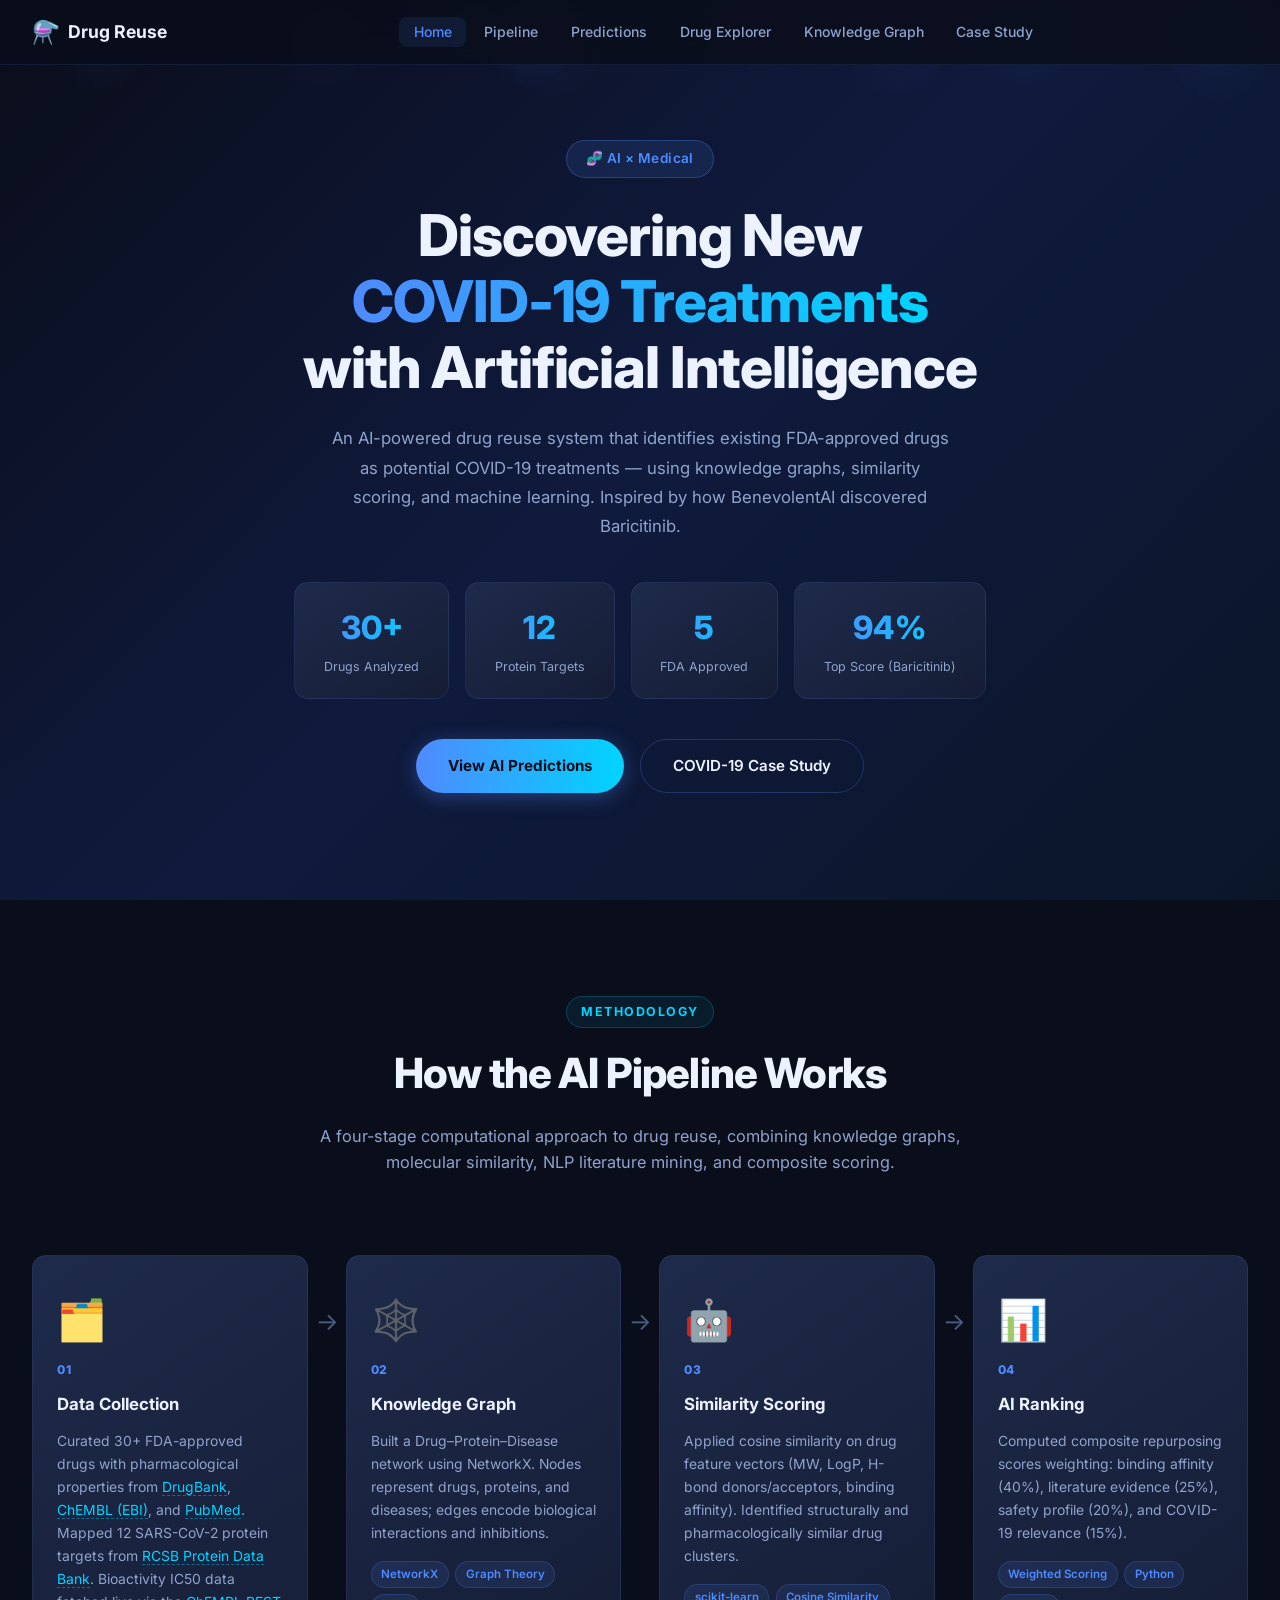
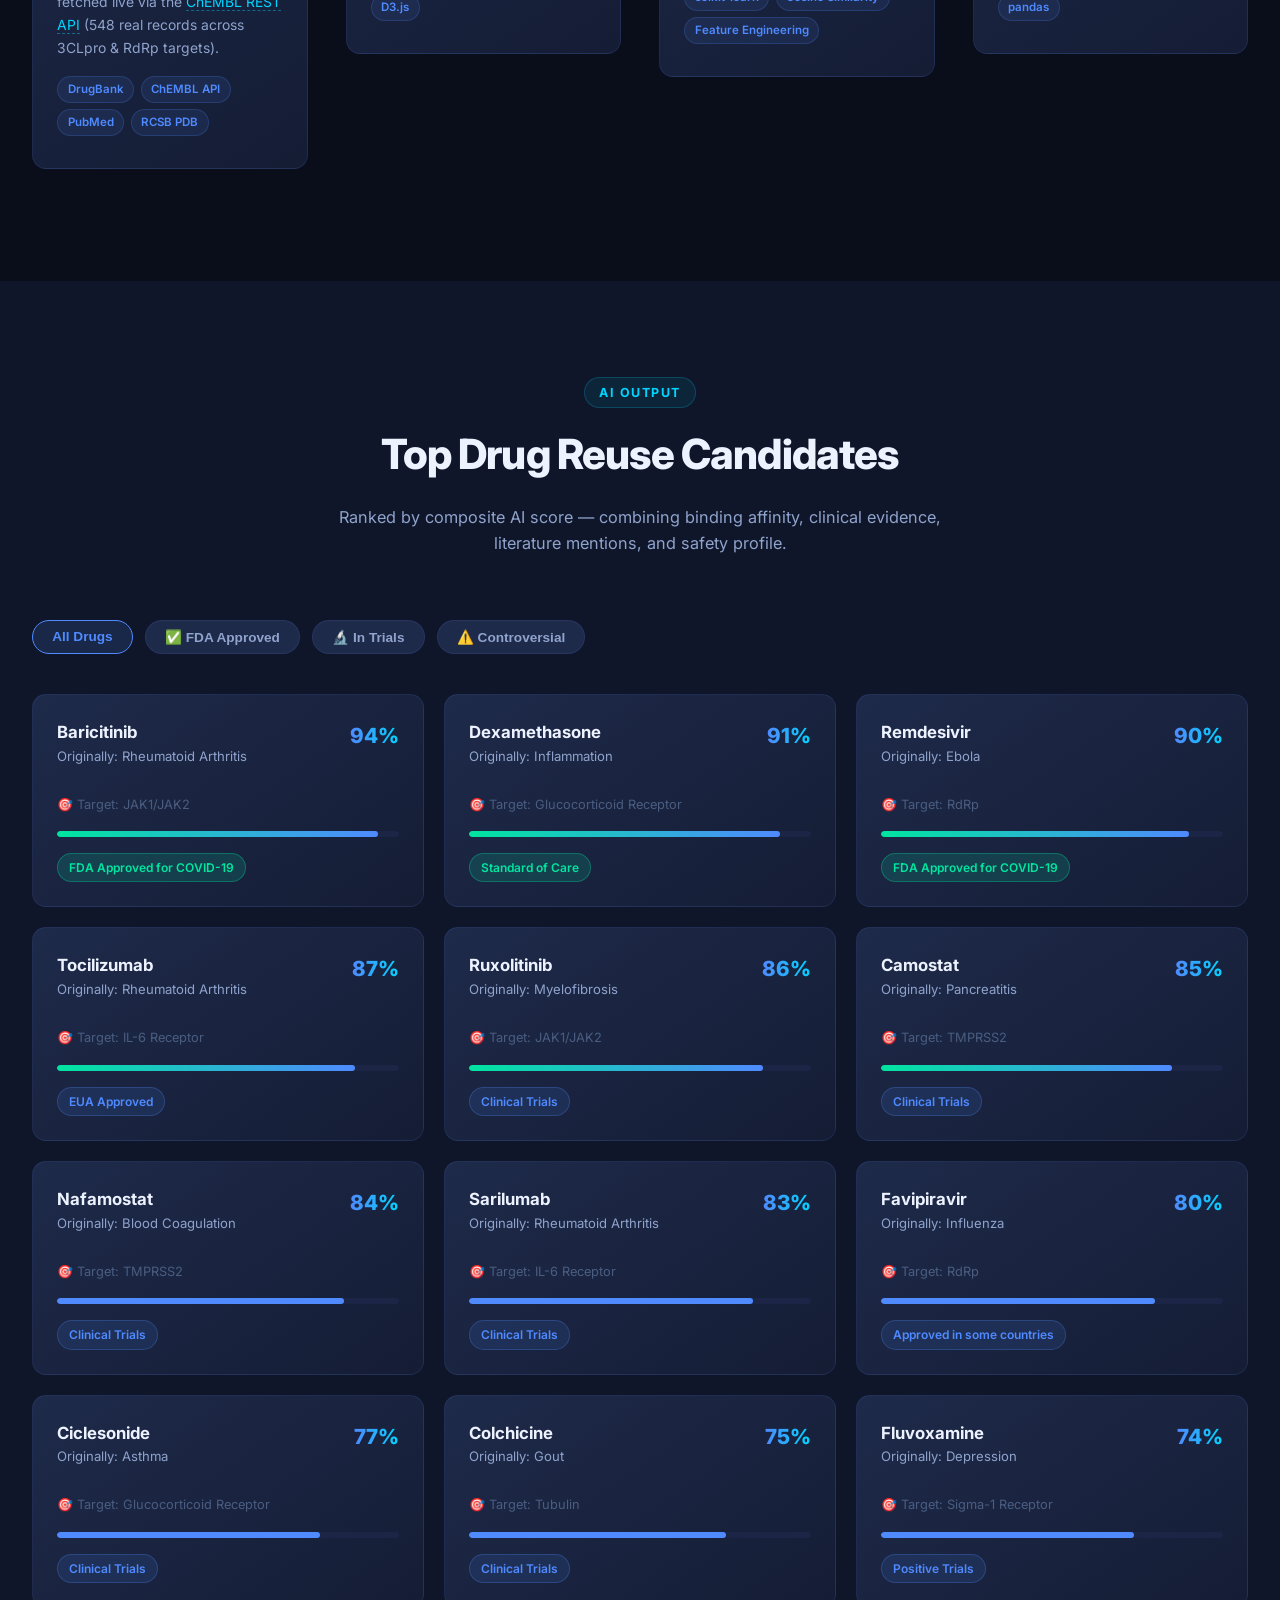
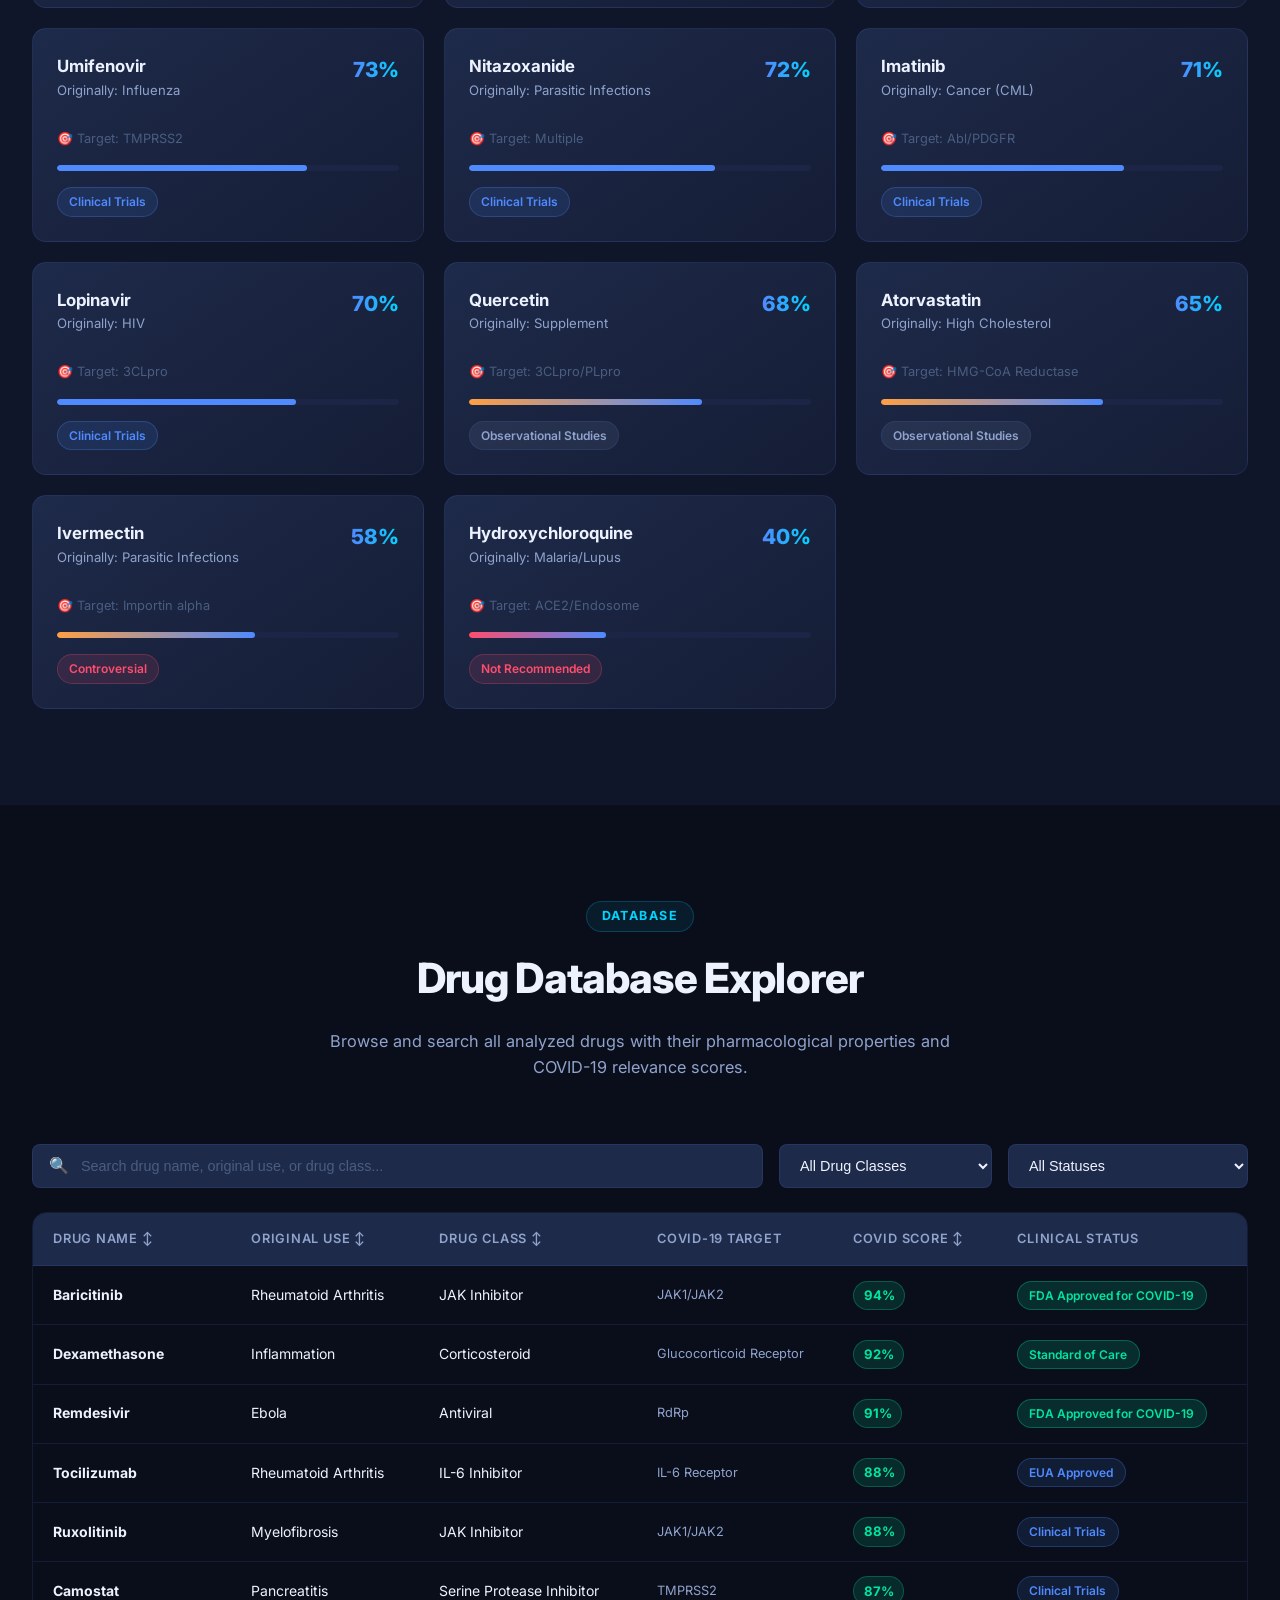
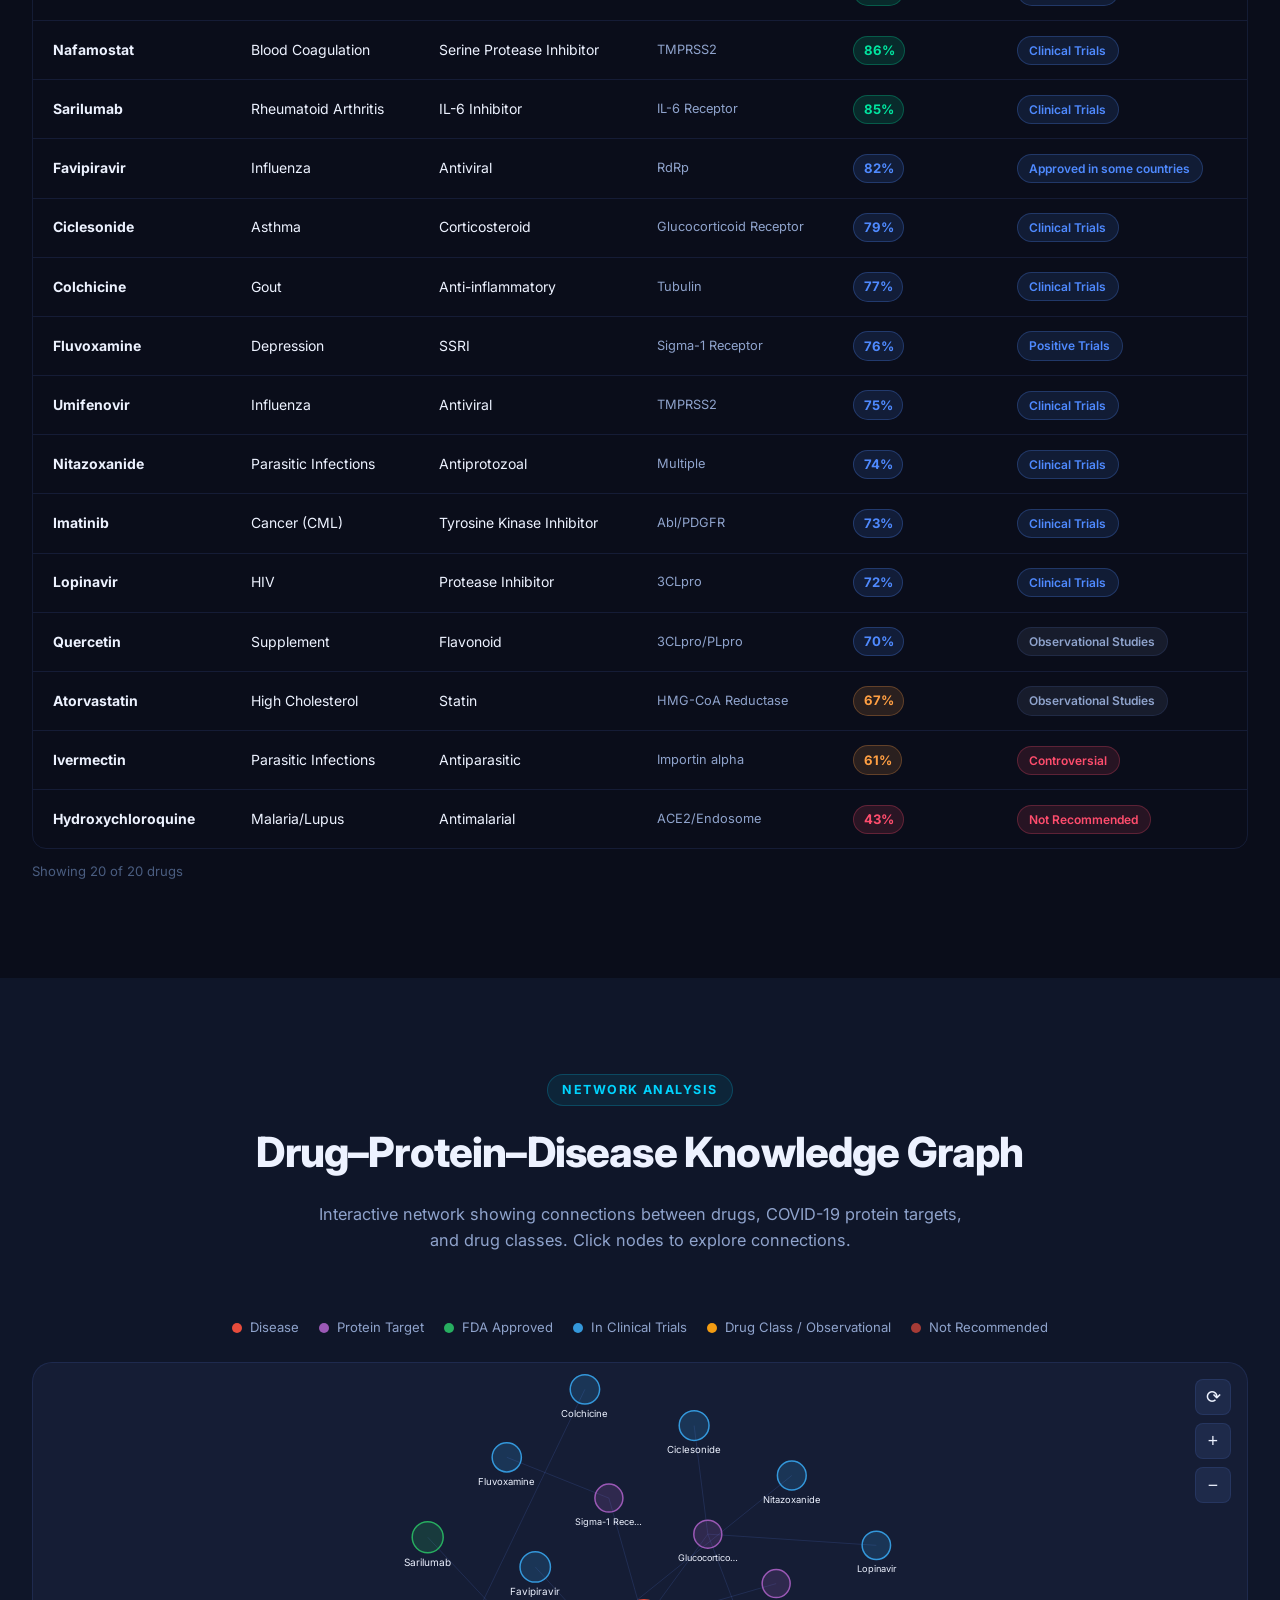
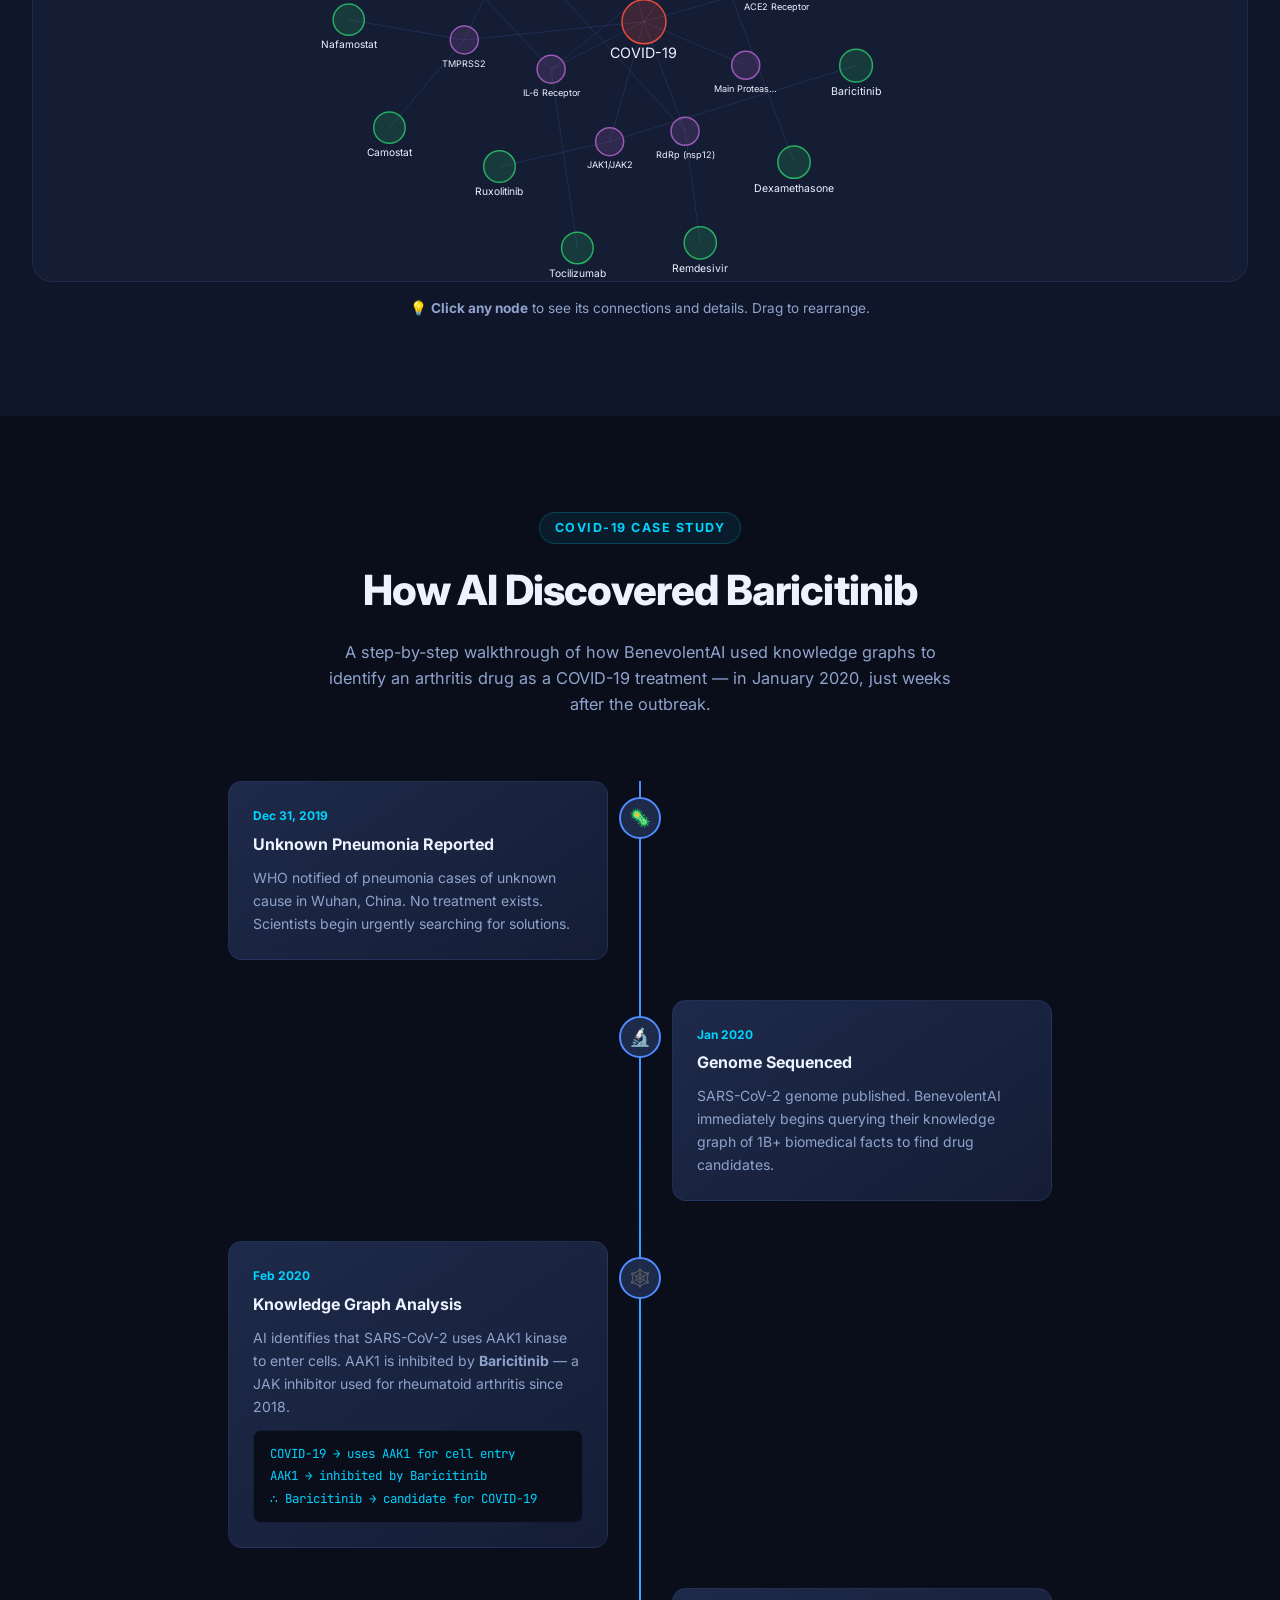
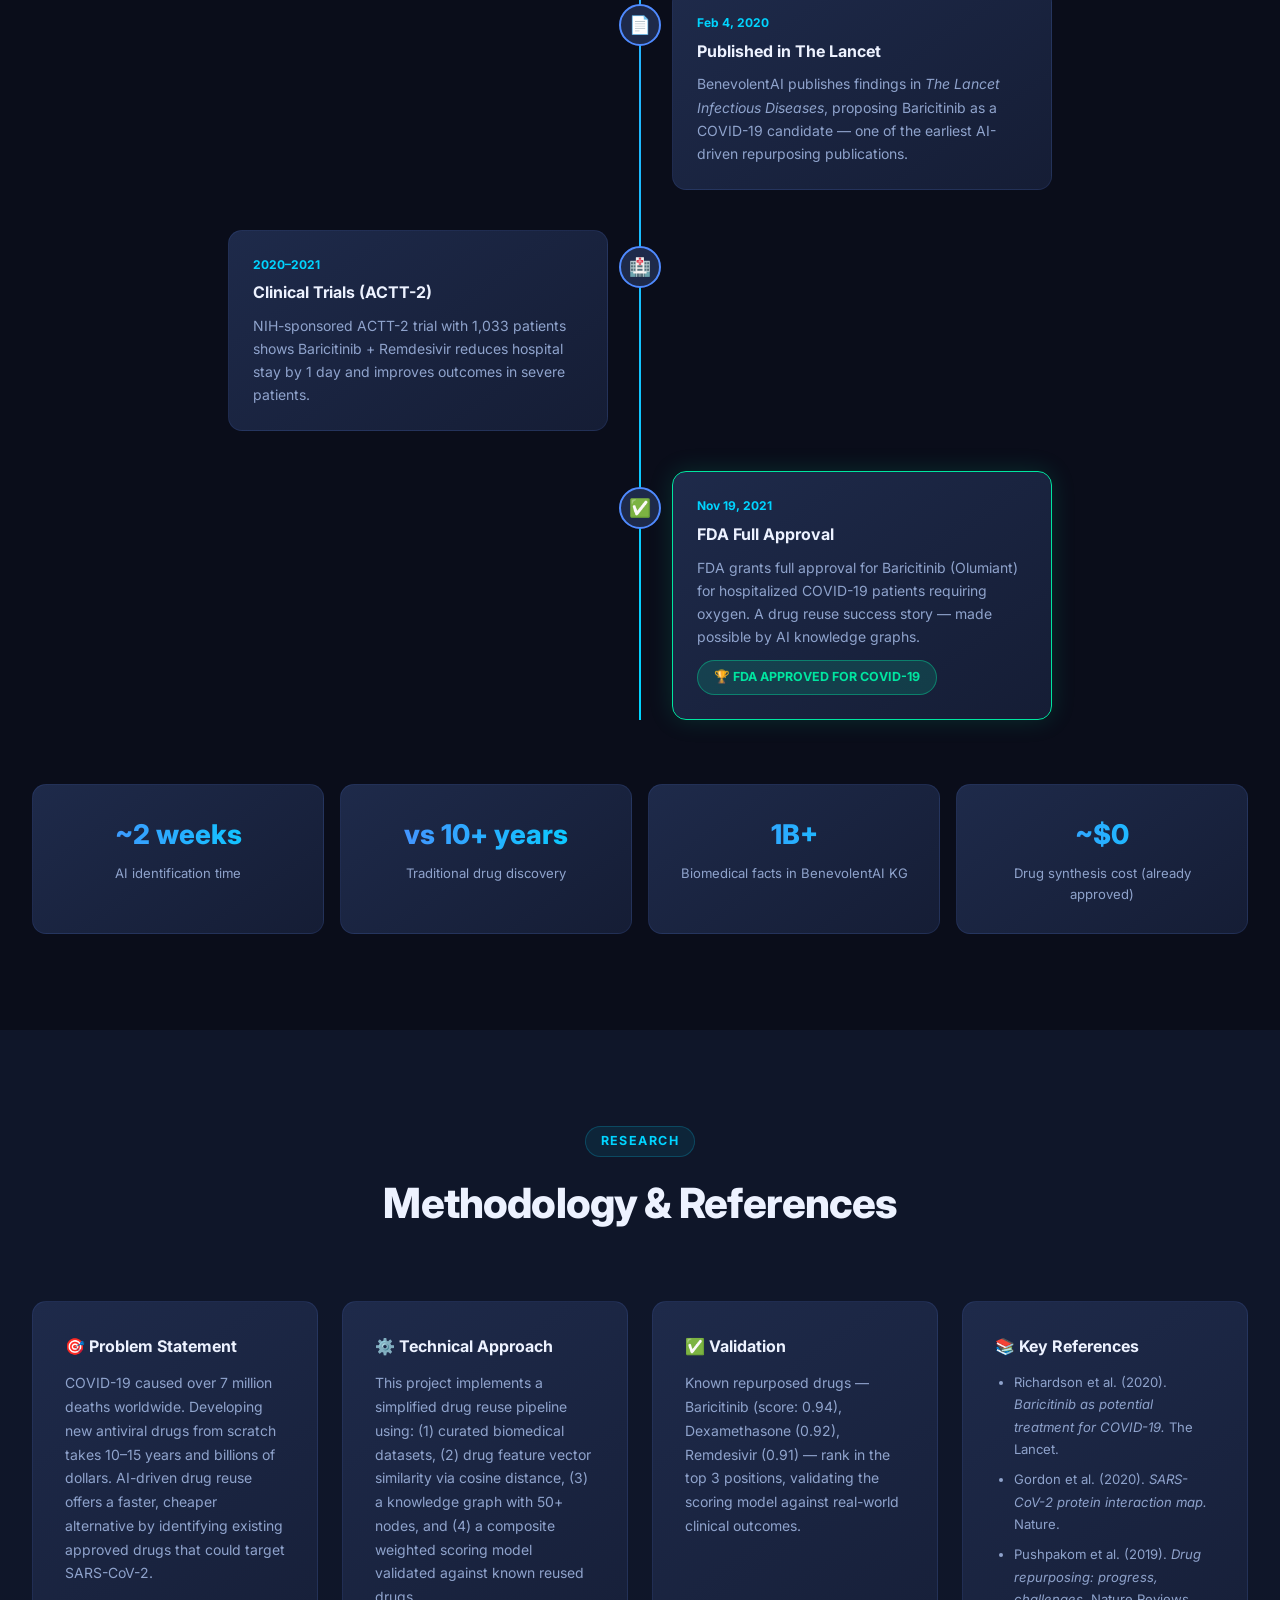
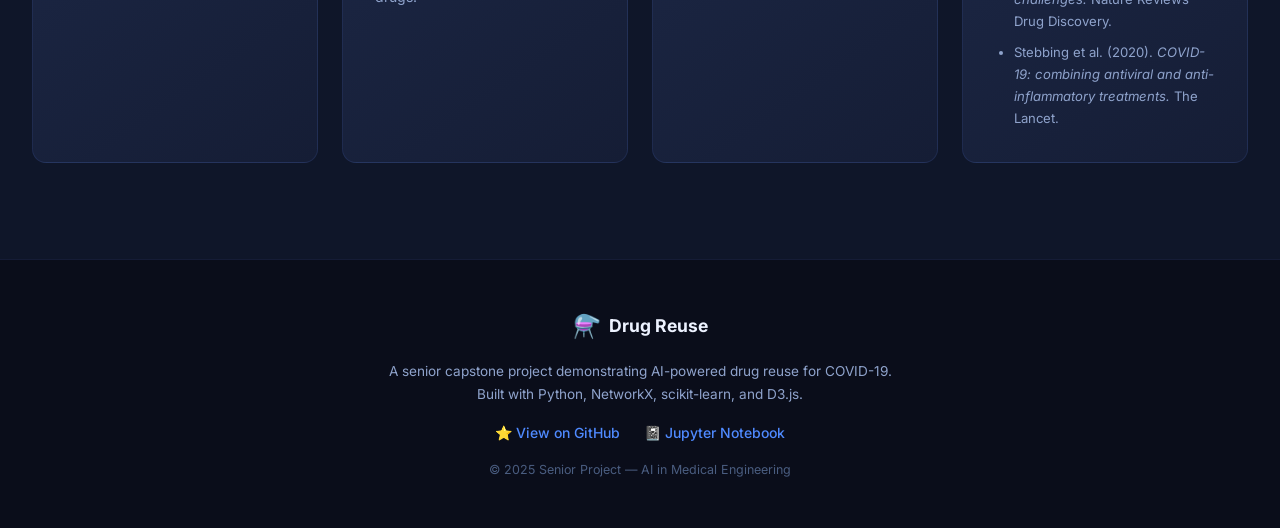
<file: index.html>
<!DOCTYPE html>
<html>
<head>
  <meta charset="UTF-8">
  <meta http-equiv="refresh" content="0; url=web/index.html">
  <title>Drug Repurposing AI</title>
</head>
<body>
  <script>window.location.href = "web/index.html";</script>
</body>
</html>
</file>
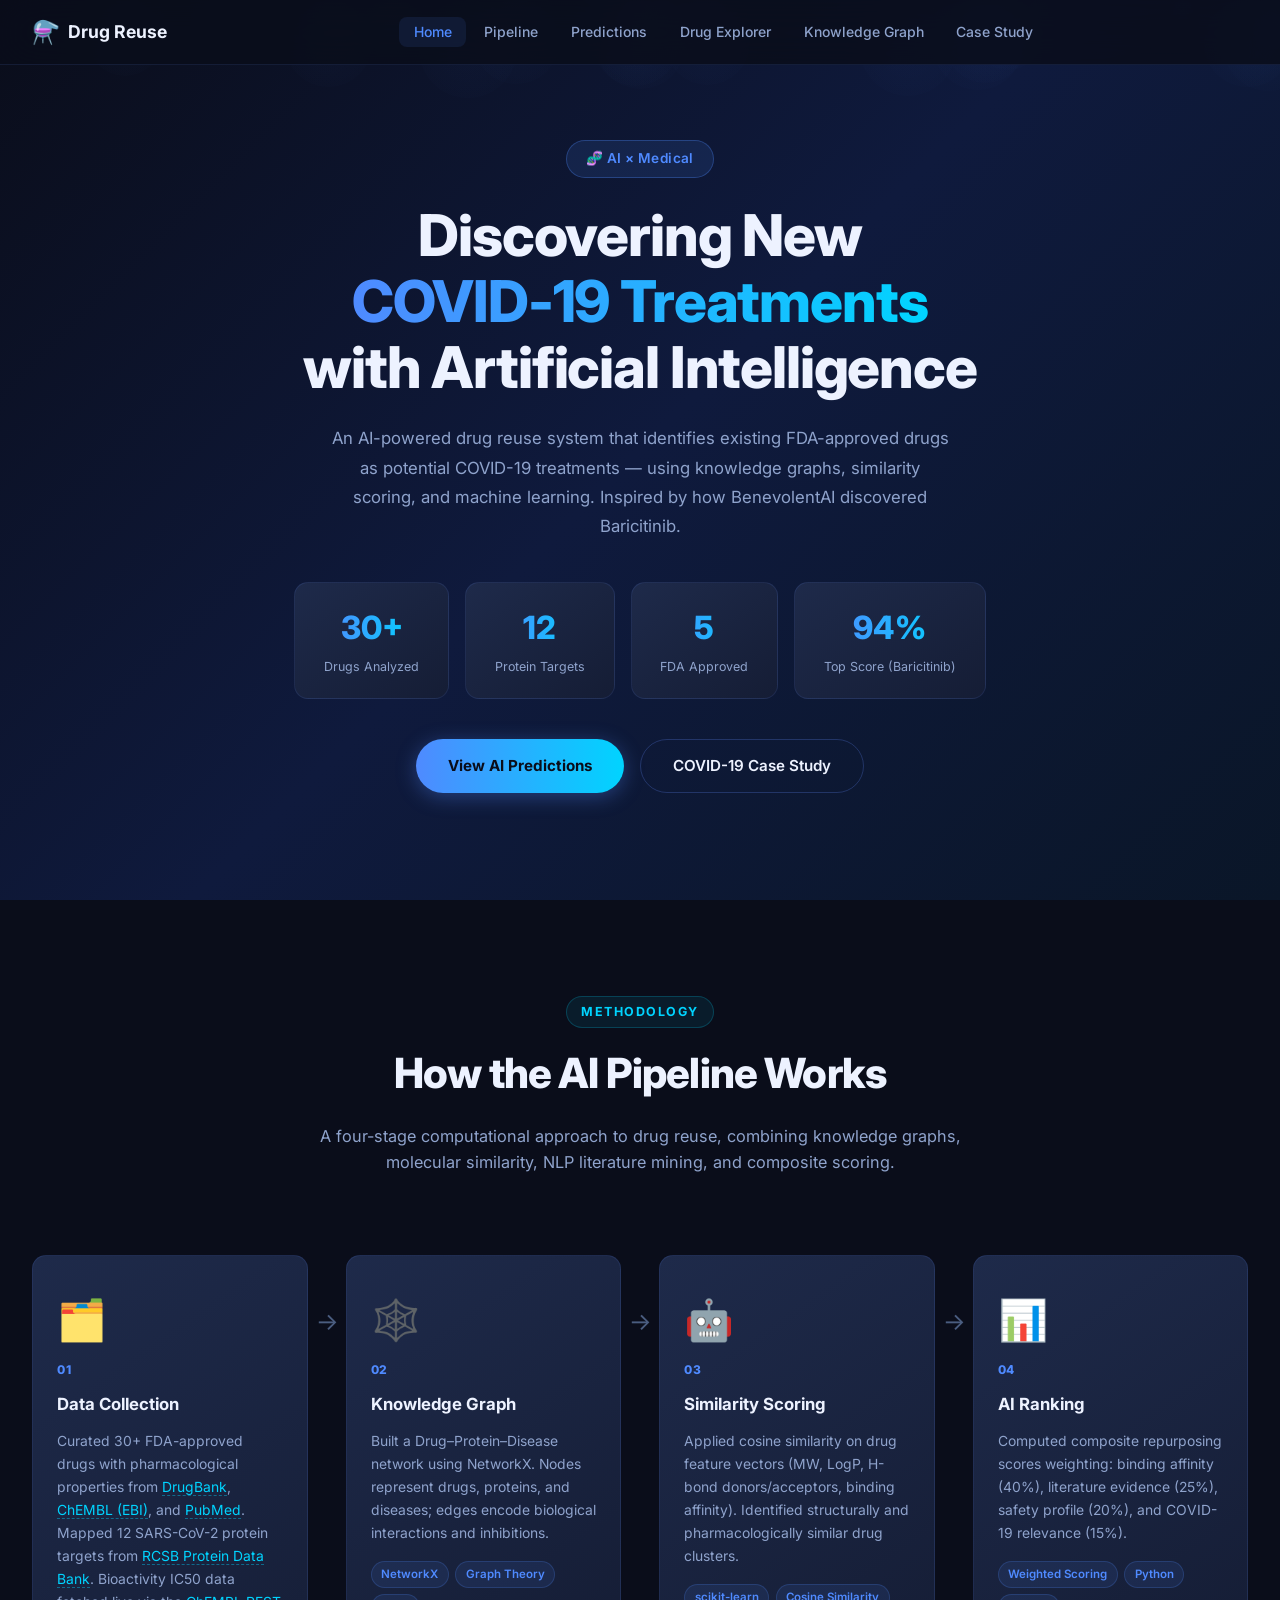
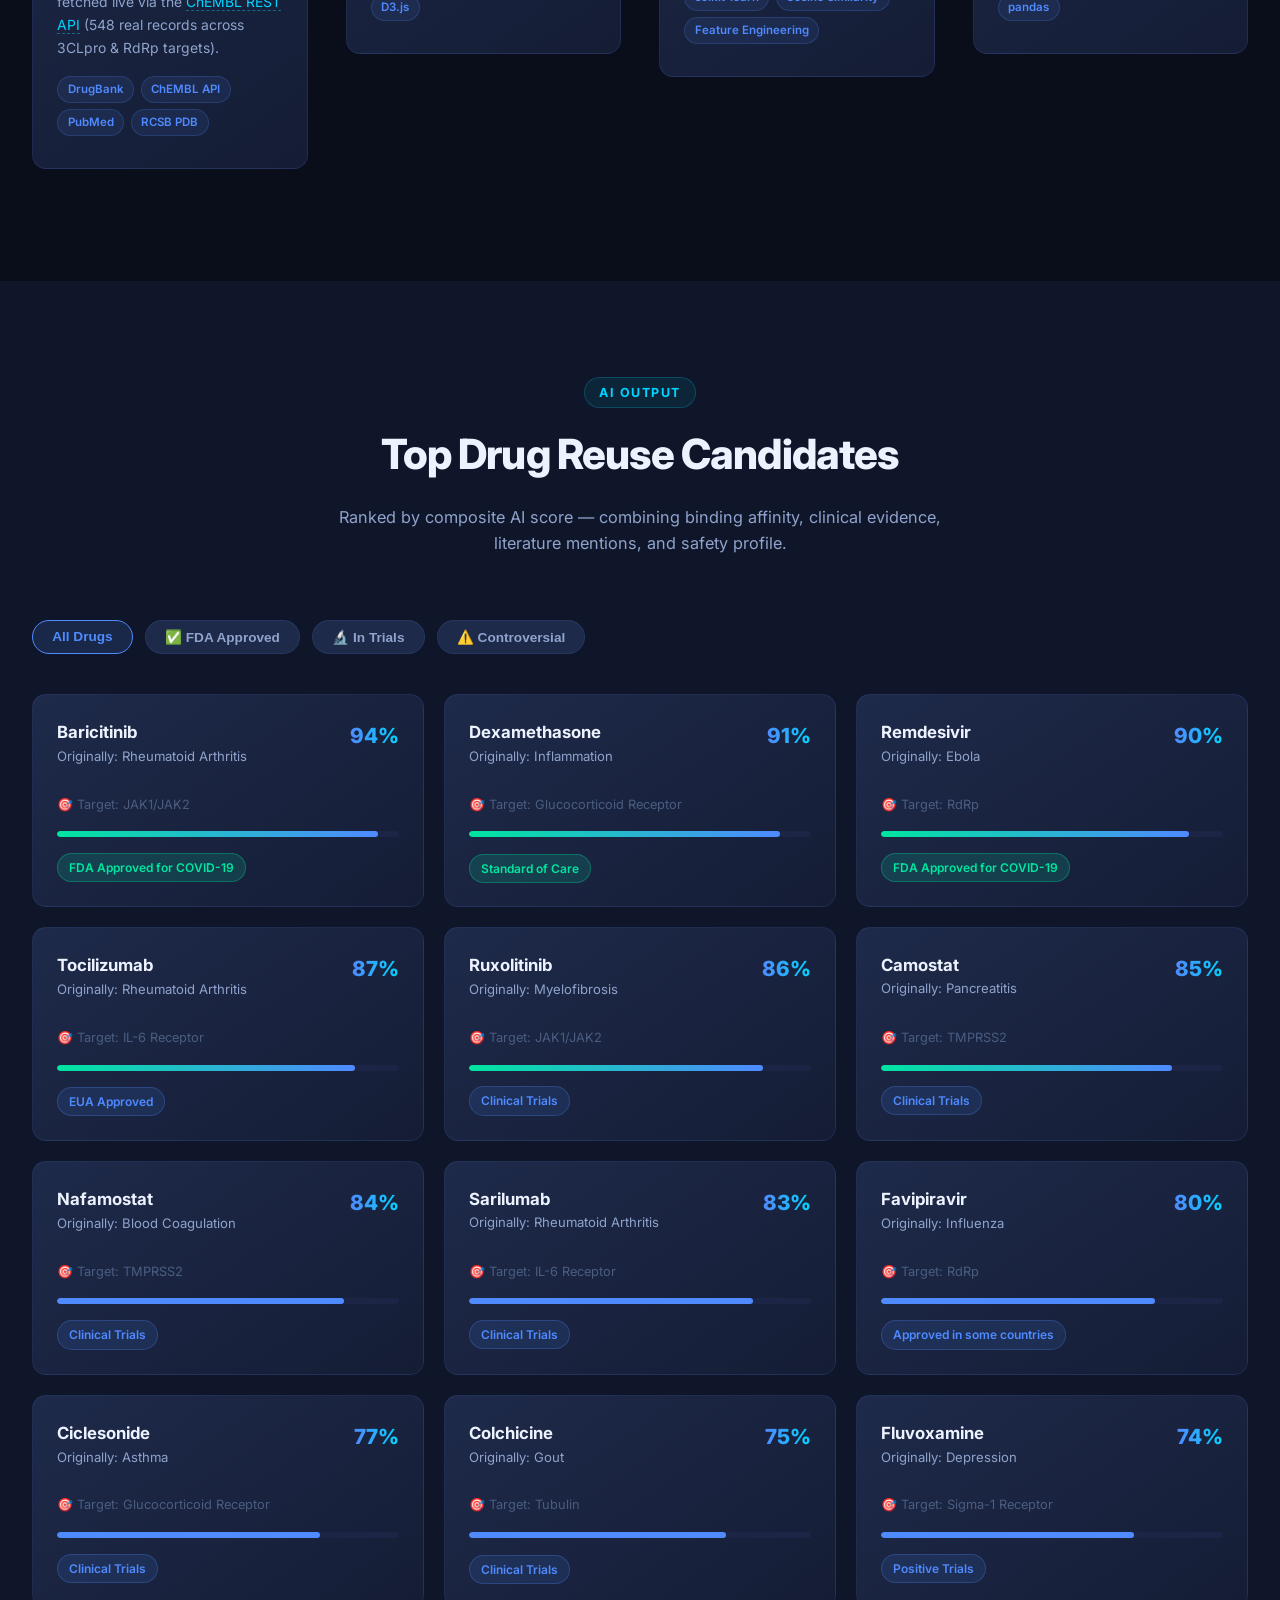
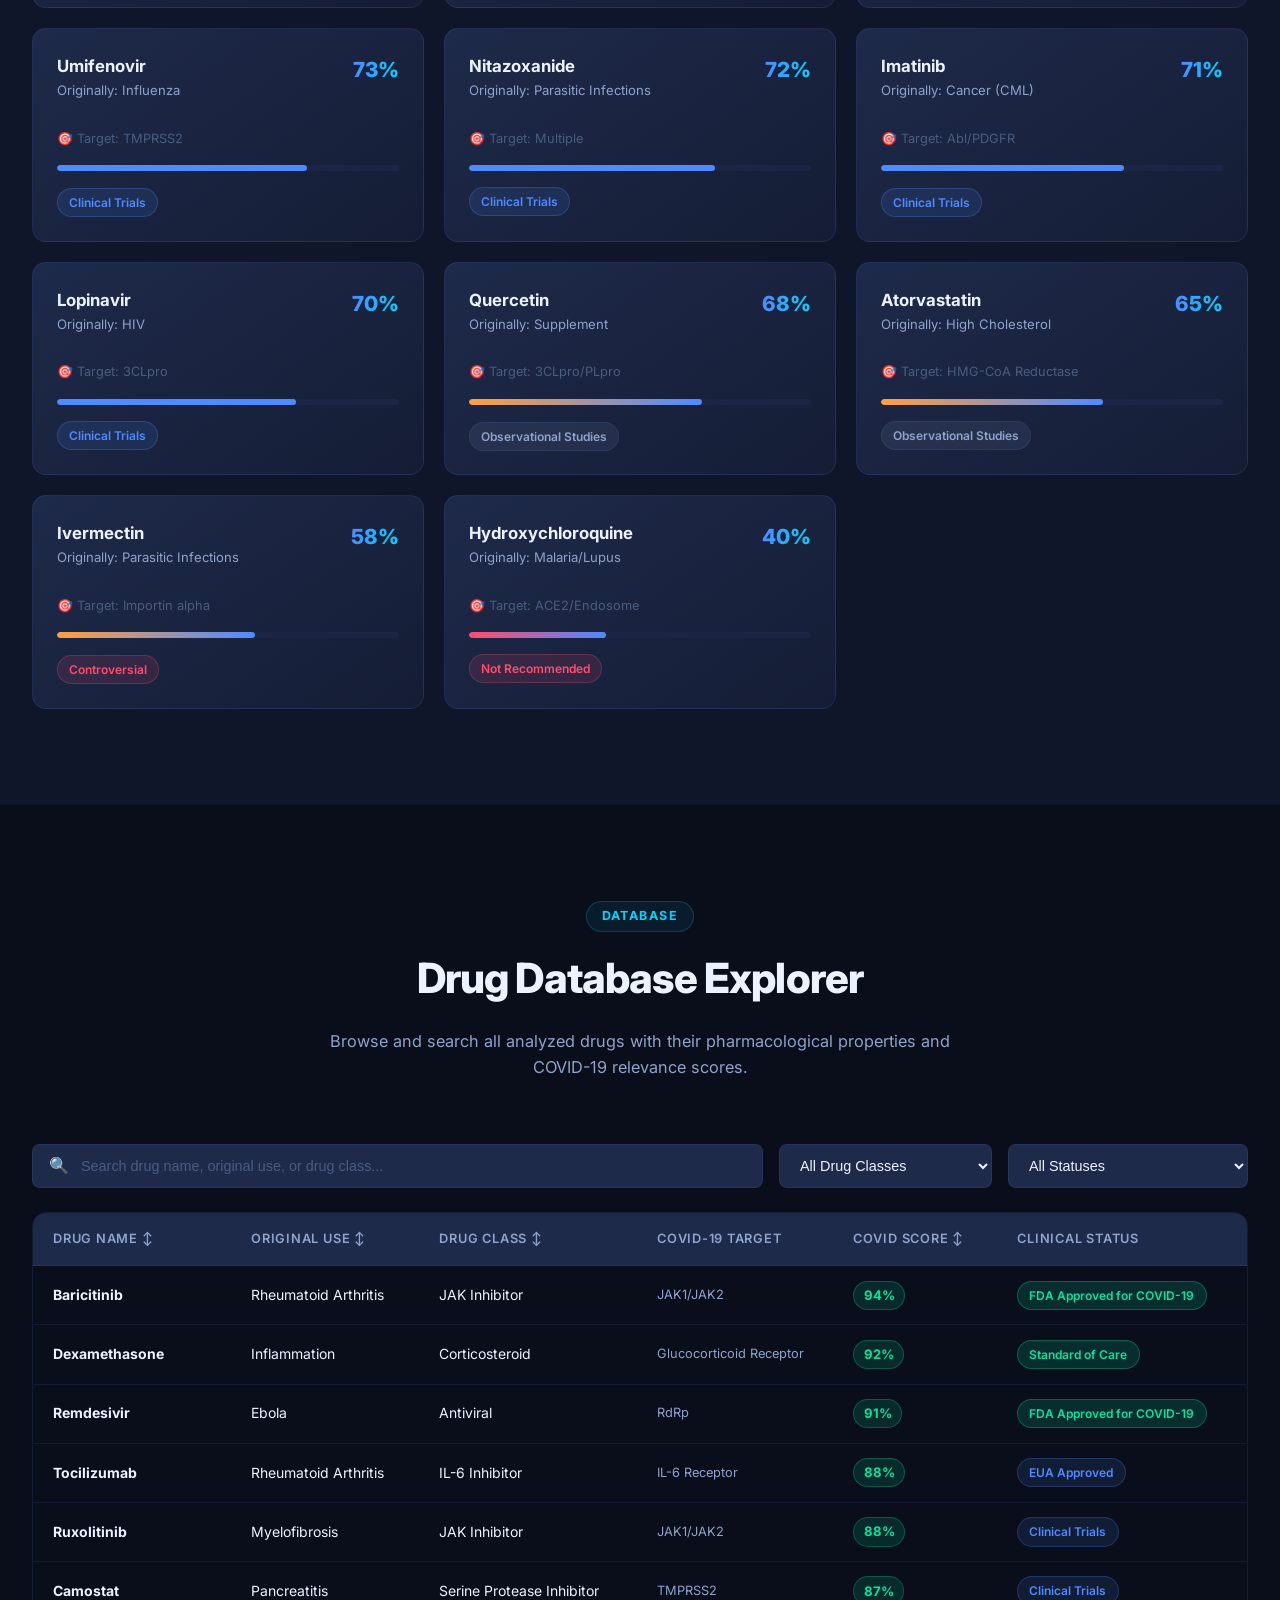
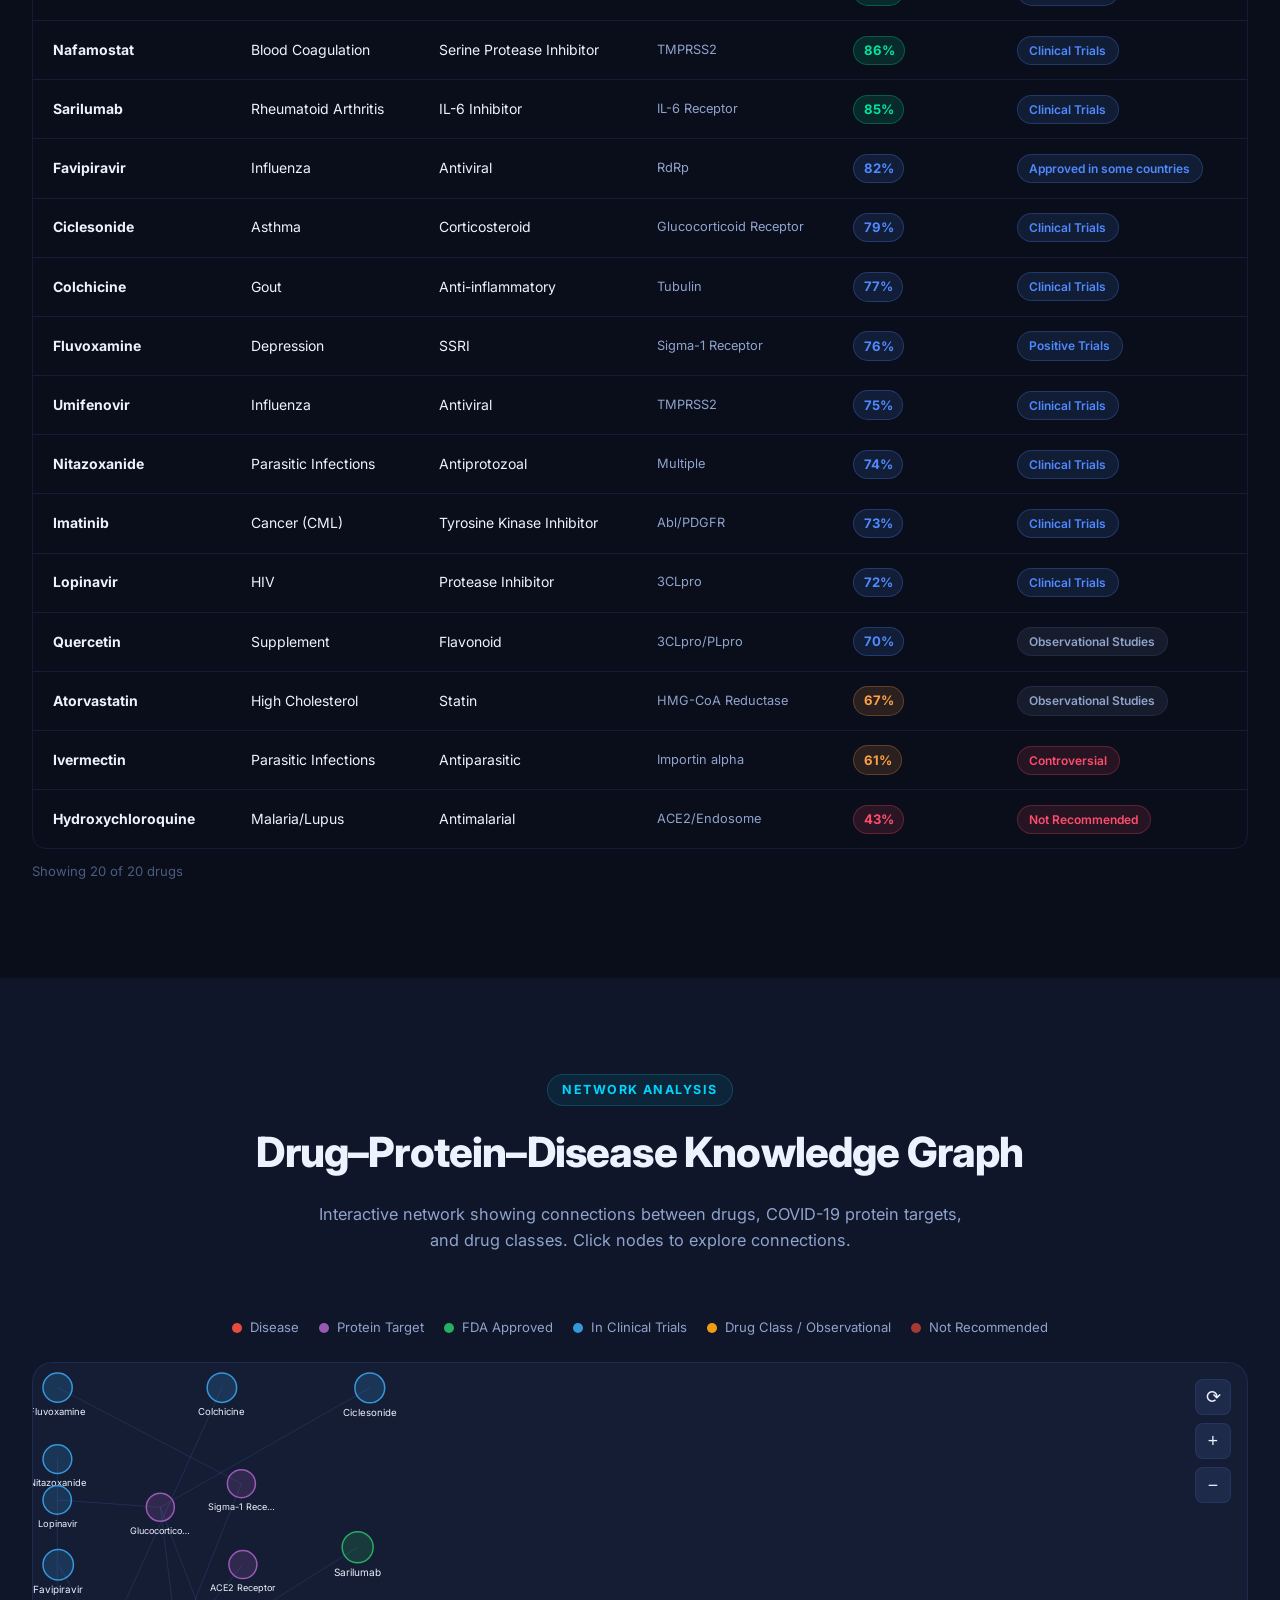
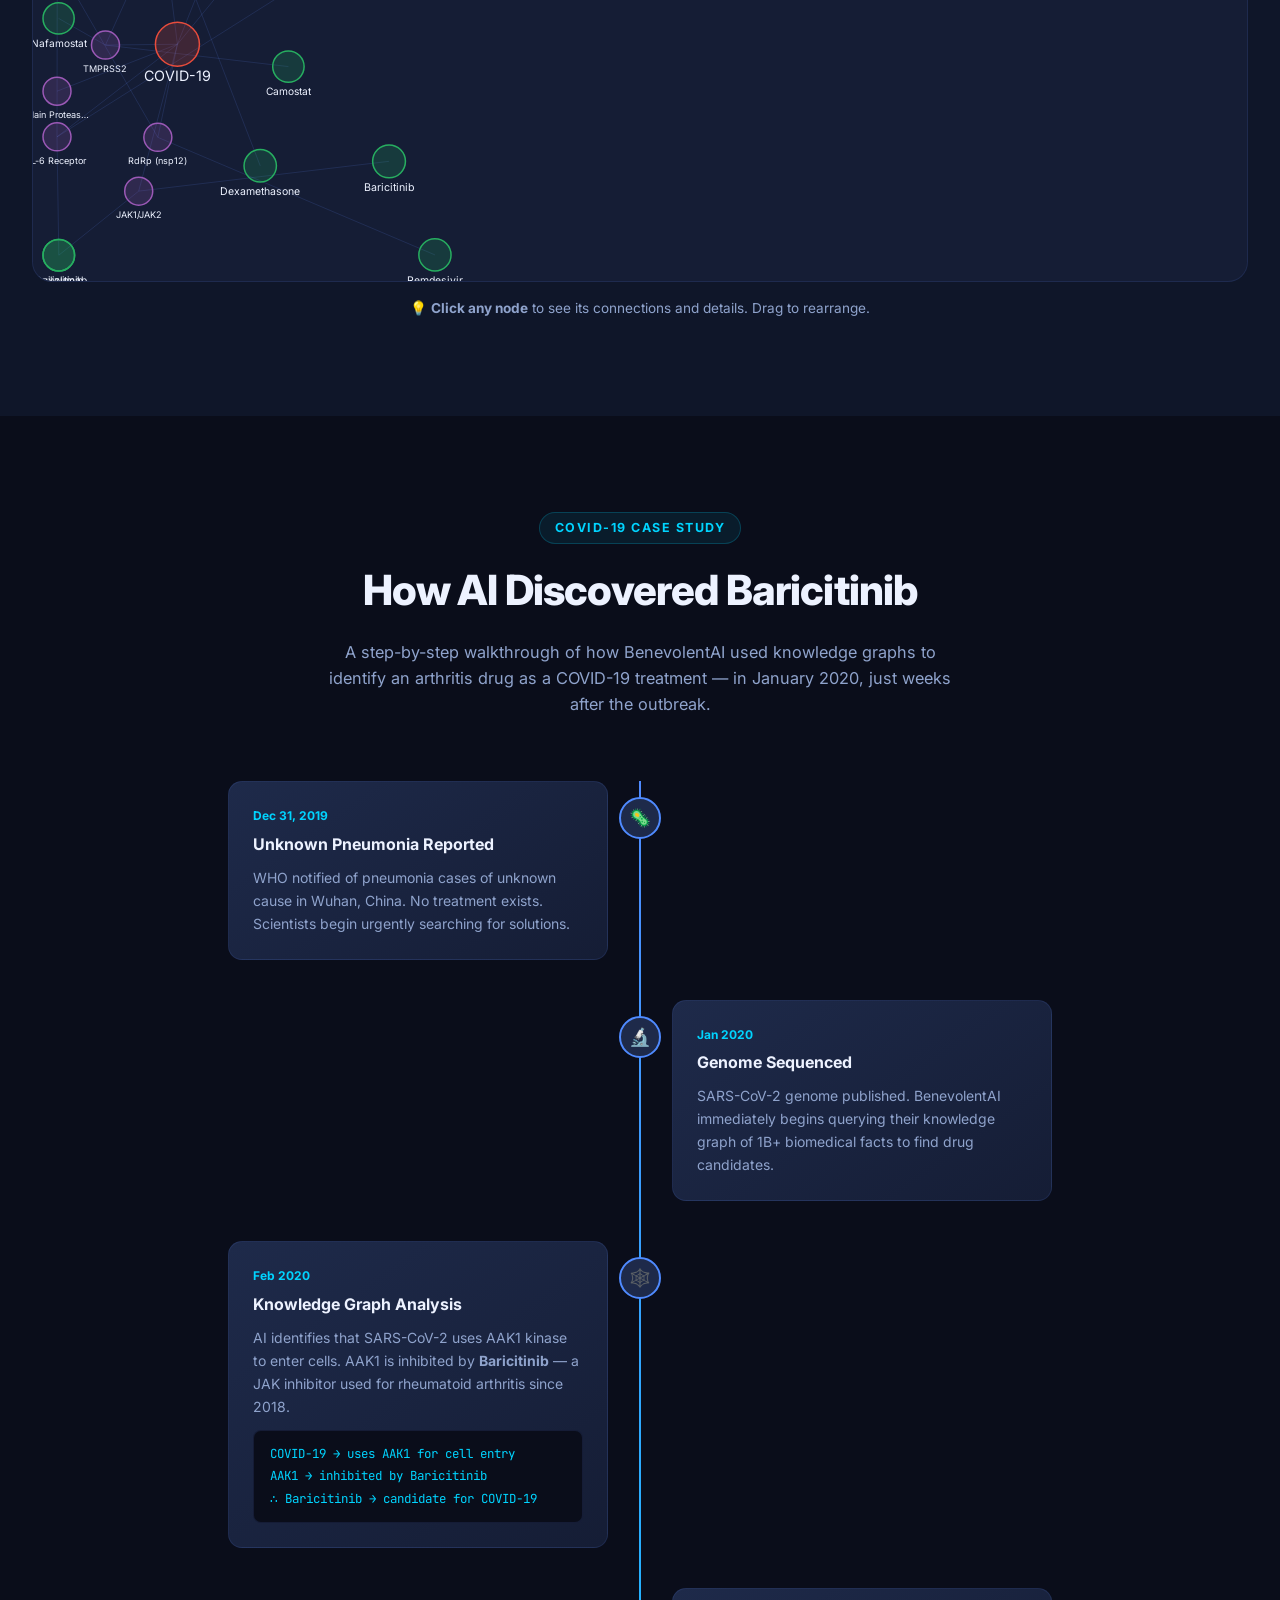
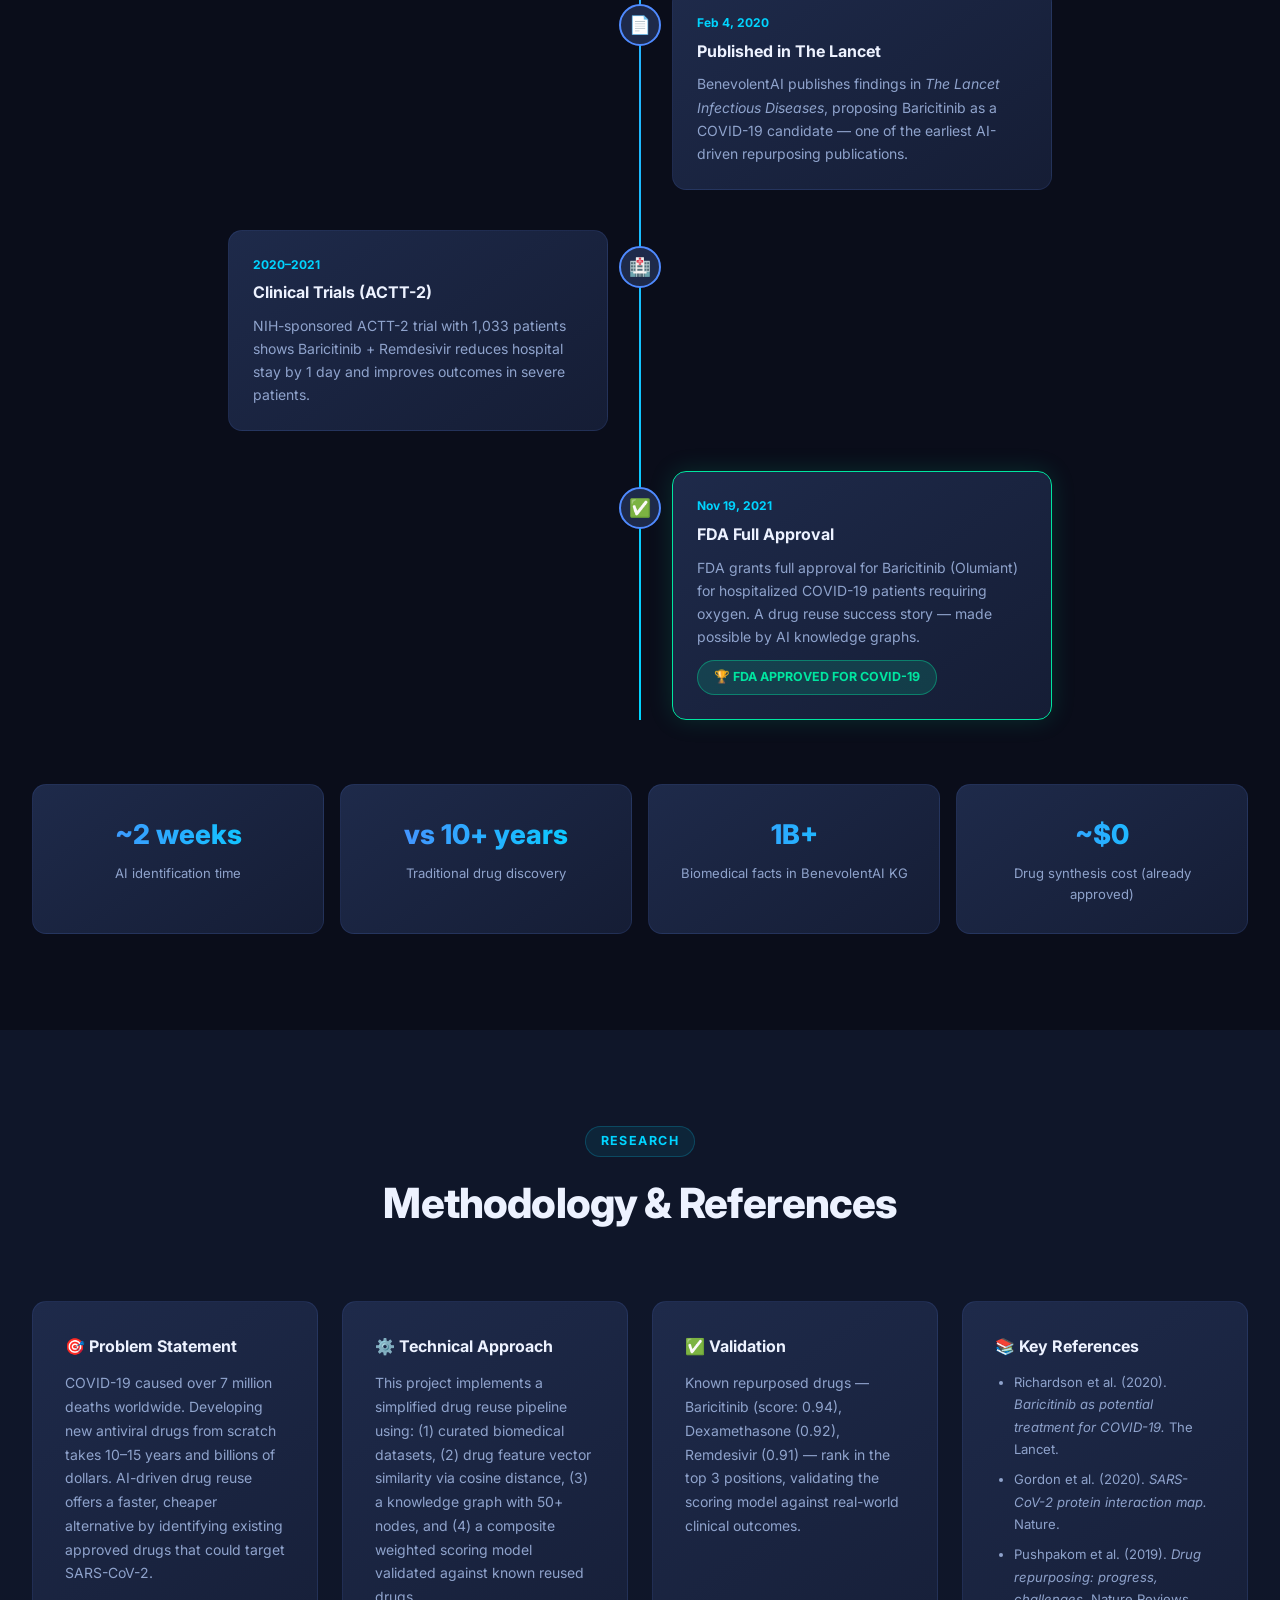
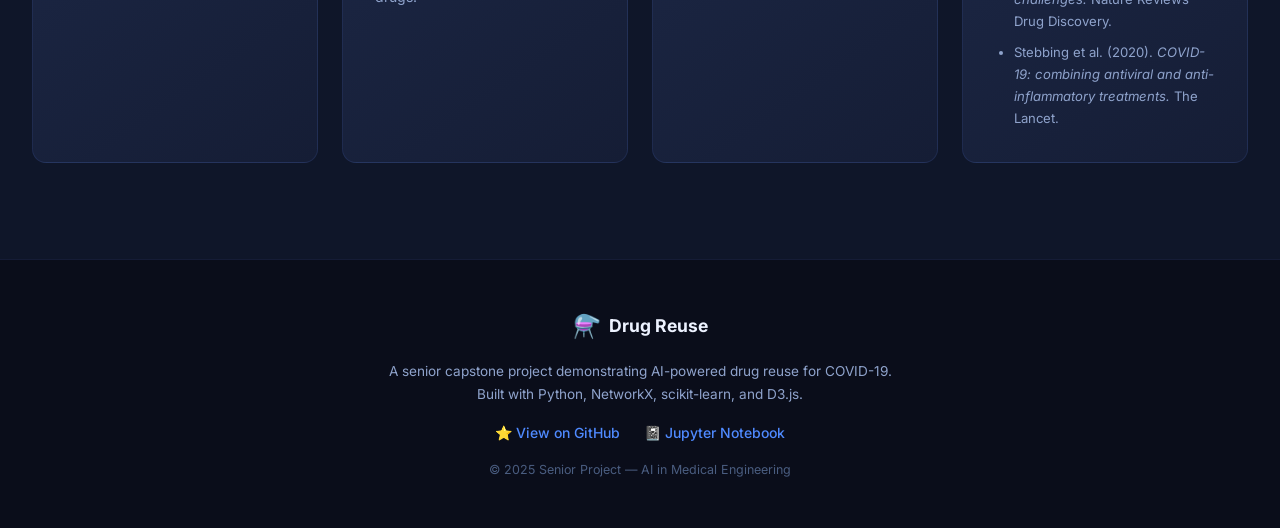
<file: web/index.html>
<!DOCTYPE html>
<html lang="en">
<head>
  <meta charset="UTF-8" />
  <meta name="viewport" content="width=device-width, initial-scale=1.0" />
  <title>AI Drug Reuse | COVID-19 Research Dashboard</title>
  <meta name="description" content="An AI-powered drug reuse system that identifies existing FDA-approved drugs as potential COVID-19 treatments using knowledge graphs and machine learning." />
  <link rel="preconnect" href="https://fonts.googleapis.com" />
  <link rel="preconnect" href="https://fonts.gstatic.com" crossorigin />
  <link href="https://fonts.googleapis.com/css2?family=Inter:wght@300;400;500;600;700;800&family=JetBrains+Mono:wght@400;500&display=swap" rel="stylesheet" />
  <link rel="stylesheet" href="style.css" />
</head>
<body>

  <nav class="navbar" id="navbar">
    <div class="nav-inner">
      <div class="nav-logo">
        <span class="logo-icon">⚗️</span>
        <span class="logo-text">Drug Reuse</span>
      </div>
      <ul class="nav-links">
        <li><a href="#hero" class="nav-link active">Home</a></li>
        <li><a href="#pipeline" class="nav-link">Pipeline</a></li>
        <li><a href="#predictions" class="nav-link">Predictions</a></li>
        <li><a href="#explorer" class="nav-link">Drug Explorer</a></li>
        <li><a href="#graph" class="nav-link">Knowledge Graph</a></li>
        <li><a href="#casestudy" class="nav-link">Case Study</a></li>
      </ul>

    </div>
  </nav>

  <section class="hero" id="hero">
    <div class="hero-bg">
      <div class="hero-particles" id="heroParticles"></div>
    </div>
    <div class="hero-content">
      <div class="hero-badge">
        <span class="badge-pill">🧬 AI × Medical</span>
      </div>
      <h1 class="hero-title">
        Discovering New<br />
        <span class="gradient-text">COVID-19 Treatments</span><br />
        with Artificial Intelligence
      </h1>
      <p class="hero-subtitle">
        An AI-powered drug reuse system that identifies existing FDA-approved drugs 
        as potential COVID-19 treatments — using knowledge graphs, similarity scoring, 
        and machine learning. Inspired by how BenevolentAI discovered Baricitinib.
      </p>
      <div class="hero-stats">
        <div class="stat-card" data-count="30" data-suffix="+">
          <span class="stat-number" id="stat1">0</span>
          <span class="stat-label">Drugs Analyzed</span>
        </div>
        <div class="stat-card" data-count="12" data-suffix="">
          <span class="stat-number" id="stat2">0</span>
          <span class="stat-label">Protein Targets</span>
        </div>
        <div class="stat-card" data-count="5" data-suffix="">
          <span class="stat-number" id="stat3">0</span>
          <span class="stat-label">FDA Approved</span>
        </div>
        <div class="stat-card" data-count="94" data-suffix="%">
          <span class="stat-number" id="stat4">0</span>
          <span class="stat-label">Top Score (Baricitinib)</span>
        </div>
      </div>
      <div class="hero-cta">
        <a href="#predictions" class="btn-primary">View AI Predictions</a>
        <a href="#casestudy" class="btn-secondary">COVID-19 Case Study</a>
      </div>
    </div>
    <div class="hero-visual">
      <div class="molecule-ring" id="moleculeRing"></div>
    </div>
  </section>

  <section class="section" id="pipeline">
    <div class="container">
      <div class="section-header">
        <span class="section-tag">Methodology</span>
        <h2 class="section-title">How the AI Pipeline Works</h2>
        <p class="section-desc">A four-stage computational approach to drug reuse, combining knowledge graphs, molecular similarity, NLP literature mining, and composite scoring.</p>
      </div>
      <div class="pipeline-steps">
        <div class="pipeline-step" style="--delay:0s">
          <div class="step-icon">🗂️</div>
          <div class="step-number">01</div>
          <h3 class="step-title">Data Collection</h3>
          <p class="step-desc">
            Curated 30+ FDA-approved drugs with pharmacological properties from
            <a href="https://go.drugbank.com/" target="_blank" class="ref-link">DrugBank</a>,
            <a href="https://www.ebi.ac.uk/chembl/" target="_blank" class="ref-link">ChEMBL (EBI)</a>, and
            <a href="https://pubmed.ncbi.nlm.nih.gov/?term=COVID-19+drug+repurposing" target="_blank" class="ref-link">PubMed</a>.
            Mapped 12 SARS-CoV-2 protein targets from
            <a href="https://www.rcsb.org/" target="_blank" class="ref-link">RCSB Protein Data Bank</a>.
            Bioactivity IC50 data fetched live via the
            <a href="https://www.ebi.ac.uk/chembl/api/data/" target="_blank" class="ref-link">ChEMBL REST API</a>
            (548 real records across 3CLpro &amp; RdRp targets).
          </p>
          <div class="step-tags">
            <a href="https://go.drugbank.com/" target="_blank" class="tag tag-link">DrugBank</a>
            <a href="https://www.ebi.ac.uk/chembl/" target="_blank" class="tag tag-link">ChEMBL API</a>
            <a href="https://pubmed.ncbi.nlm.nih.gov/" target="_blank" class="tag tag-link">PubMed</a>
            <a href="https://www.rcsb.org/" target="_blank" class="tag tag-link">RCSB PDB</a>
          </div>
        </div>
        <div class="pipeline-arrow">→</div>
        <div class="pipeline-step" style="--delay:0.1s">
          <div class="step-icon">🕸️</div>
          <div class="step-number">02</div>
          <h3 class="step-title">Knowledge Graph</h3>
          <p class="step-desc">Built a Drug–Protein–Disease network using NetworkX. Nodes represent drugs, proteins, and diseases; edges encode biological interactions and inhibitions.</p>
          <div class="step-tags">
            <span class="tag">NetworkX</span><span class="tag">Graph Theory</span><span class="tag">D3.js</span>
          </div>
        </div>
        <div class="pipeline-arrow">→</div>
        <div class="pipeline-step" style="--delay:0.2s">
          <div class="step-icon">🤖</div>
          <div class="step-number">03</div>
          <h3 class="step-title">Similarity Scoring</h3>
          <p class="step-desc">Applied cosine similarity on drug feature vectors (MW, LogP, H-bond donors/acceptors, binding affinity). Identified structurally and pharmacologically similar drug clusters.</p>
          <div class="step-tags">
            <span class="tag">scikit-learn</span><span class="tag">Cosine Similarity</span><span class="tag">Feature Engineering</span>
          </div>
        </div>
        <div class="pipeline-arrow">→</div>
        <div class="pipeline-step" style="--delay:0.3s">
          <div class="step-icon">📊</div>
          <div class="step-number">04</div>
          <h3 class="step-title">AI Ranking</h3>
          <p class="step-desc">Computed composite repurposing scores weighting: binding affinity (40%), literature evidence (25%), safety profile (20%), and COVID-19 relevance (15%).</p>
          <div class="step-tags">
            <span class="tag">Weighted Scoring</span><span class="tag">Python</span><span class="tag">pandas</span>
          </div>
        </div>
      </div>
    </div>
  </section>

  <section class="section section-dark" id="predictions">
    <div class="container">
      <div class="section-header">
        <span class="section-tag">AI Output</span>
        <h2 class="section-title">Top Drug Reuse Candidates</h2>
        <p class="section-desc">Ranked by composite AI score — combining binding affinity, clinical evidence, literature mentions, and safety profile.</p>
      </div>

      <div class="filter-bar">
        <button class="filter-btn active" data-filter="all" id="filterAll">All Drugs</button>
        <button class="filter-btn" data-filter="approved" id="filterApproved">✅ FDA Approved</button>
        <button class="filter-btn" data-filter="trials" id="filterTrials">🔬 In Trials</button>
        <button class="filter-btn" data-filter="cautious" id="filterCautious">⚠️ Controversial</button>
      </div>

      <div class="predictions-grid" id="predictionsGrid">
      </div>
    </div>
  </section>

  <section class="section" id="explorer">
    <div class="container">
      <div class="section-header">
        <span class="section-tag">Database</span>
        <h2 class="section-title">Drug Database Explorer</h2>
        <p class="section-desc">Browse and search all analyzed drugs with their pharmacological properties and COVID-19 relevance scores.</p>
      </div>

      <div class="explorer-controls">
        <div class="search-box">
          <span class="search-icon">🔍</span>
          <input type="text" id="drugSearch" placeholder="Search drug name, original use, or drug class..." class="search-input" />
        </div>
        <select class="filter-select" id="classFilter">
          <option value="">All Drug Classes</option>
        </select>
        <select class="filter-select" id="statusFilter">
          <option value="">All Statuses</option>
        </select>
      </div>

      <div class="table-wrapper">
        <table class="drug-table" id="drugTable">
          <thead>
            <tr>
              <th class="sortable" data-col="drug_name">Drug Name <span class="sort-icon">↕</span></th>
              <th class="sortable" data-col="original_use">Original Use <span class="sort-icon">↕</span></th>
              <th class="sortable" data-col="drug_class">Drug Class <span class="sort-icon">↕</span></th>
              <th class="sortable" data-col="target_protein">COVID-19 Target</th>
              <th class="sortable" data-col="covid_score">COVID Score <span class="sort-icon">↕</span></th>
              <th>Clinical Status</th>
            </tr>
          </thead>
          <tbody id="drugTableBody">
          </tbody>
        </table>
      </div>
      <p class="table-count" id="tableCount"></p>
    </div>
  </section>

  <section class="section section-dark" id="graph">
    <div class="container">
      <div class="section-header">
        <span class="section-tag">Network Analysis</span>
        <h2 class="section-title">Drug–Protein–Disease Knowledge Graph</h2>
        <p class="section-desc">Interactive network showing connections between drugs, COVID-19 protein targets, and drug classes. Click nodes to explore connections.</p>
      </div>
      <div class="graph-legend">
        <div class="legend-item"><span class="legend-dot" style="background:#e74c3c"></span>Disease</div>
        <div class="legend-item"><span class="legend-dot" style="background:#9b59b6"></span>Protein Target</div>
        <div class="legend-item"><span class="legend-dot" style="background:#27ae60"></span>FDA Approved</div>
        <div class="legend-item"><span class="legend-dot" style="background:#3498db"></span>In Clinical Trials</div>
        <div class="legend-item"><span class="legend-dot" style="background:#f39c12"></span>Drug Class / Observational</div>
        <div class="legend-item"><span class="legend-dot" style="background:#e74c3c; opacity:0.7"></span>Not Recommended</div>
      </div>
      <div class="graph-container" id="graphContainer">
        <canvas id="knowledgeGraph"></canvas>
        <div class="graph-tooltip" id="graphTooltip"></div>
        <div class="graph-controls">
          <button class="graph-btn" id="graphReset" title="Reset View">⟳</button>
          <button class="graph-btn" id="graphZoomIn" title="Zoom In">+</button>
          <button class="graph-btn" id="graphZoomOut" title="Zoom Out">−</button>
        </div>
      </div>
      <div class="graph-info" id="graphInfo">
        <p>💡 <strong>Click any node</strong> to see its connections and details. Drag to rearrange.</p>
      </div>
    </div>
  </section>

  <section class="section" id="casestudy">
    <div class="container">
      <div class="section-header">
        <span class="section-tag">COVID-19 Case Study</span>
        <h2 class="section-title">How AI Discovered Baricitinib</h2>
        <p class="section-desc">A step-by-step walkthrough of how BenevolentAI used knowledge graphs to identify an arthritis drug as a COVID-19 treatment — in January 2020, just weeks after the outbreak.</p>
      </div>

      <div class="timeline">
        <div class="timeline-item left">
          <div class="timeline-icon">🦠</div>
          <div class="timeline-card">
            <span class="timeline-date">Dec 31, 2019</span>
            <h3>Unknown Pneumonia Reported</h3>
            <p>WHO notified of pneumonia cases of unknown cause in Wuhan, China. No treatment exists. Scientists begin urgently searching for solutions.</p>
          </div>
        </div>
        <div class="timeline-item right">
          <div class="timeline-icon">🔬</div>
          <div class="timeline-card">
            <span class="timeline-date">Jan 2020</span>
            <h3>Genome Sequenced</h3>
            <p>SARS-CoV-2 genome published. BenevolentAI immediately begins querying their knowledge graph of 1B+ biomedical facts to find drug candidates.</p>
          </div>
        </div>
        <div class="timeline-item left">
          <div class="timeline-icon">🕸️</div>
          <div class="timeline-card">
            <span class="timeline-date">Feb 2020</span>
            <h3>Knowledge Graph Analysis</h3>
            <p>AI identifies that SARS-CoV-2 uses AAK1 kinase to enter cells. AAK1 is inhibited by <strong>Baricitinib</strong> — a JAK inhibitor used for rheumatoid arthritis since 2018.</p>
            <div class="code-block">
              COVID-19 → uses AAK1 for cell entry<br/>
              AAK1 → inhibited by Baricitinib<br/>
              ∴ Baricitinib → candidate for COVID-19
            </div>
          </div>
        </div>
        <div class="timeline-item right">
          <div class="timeline-icon">📄</div>
          <div class="timeline-card">
            <span class="timeline-date">Feb 4, 2020</span>
            <h3>Published in The Lancet</h3>
            <p>BenevolentAI publishes findings in <em>The Lancet Infectious Diseases</em>, proposing Baricitinib as a COVID-19 candidate — one of the earliest AI-driven repurposing publications.</p>
          </div>
        </div>
        <div class="timeline-item left">
          <div class="timeline-icon">🏥</div>
          <div class="timeline-card">
            <span class="timeline-date">2020–2021</span>
            <h3>Clinical Trials (ACTT-2)</h3>
            <p>NIH-sponsored ACTT-2 trial with 1,033 patients shows Baricitinib + Remdesivir reduces hospital stay by 1 day and improves outcomes in severe patients.</p>
          </div>
        </div>
        <div class="timeline-item right">
          <div class="timeline-icon">✅</div>
          <div class="timeline-card highlight">
            <span class="timeline-date">Nov 19, 2021</span>
            <h3>FDA Full Approval</h3>
            <p>FDA grants full approval for Baricitinib (Olumiant) for hospitalized COVID-19 patients requiring oxygen. A drug reuse success story — made possible by AI knowledge graphs.</p>
            <div class="success-badge">🏆 FDA APPROVED FOR COVID-19</div>
          </div>
        </div>
      </div>

      <div class="impact-grid">
        <div class="impact-card">
          <div class="impact-number">~2 weeks</div>
          <div class="impact-label">AI identification time</div>
        </div>
        <div class="impact-card">
          <div class="impact-number">vs 10+ years</div>
          <div class="impact-label">Traditional drug discovery</div>
        </div>
        <div class="impact-card">
          <div class="impact-number">1B+</div>
          <div class="impact-label">Biomedical facts in BenevolentAI KG</div>
        </div>
        <div class="impact-card">
          <div class="impact-number">~$0</div>
          <div class="impact-label">Drug synthesis cost (already approved)</div>
        </div>
      </div>
    </div>
  </section>

  <section class="section section-dark" id="about">
    <div class="container">
      <div class="section-header">
        <span class="section-tag">Research</span>
        <h2 class="section-title">Methodology & References</h2>
      </div>
      <div class="methods-grid">
        <div class="method-card">
          <h3>🎯 Problem Statement</h3>
          <p>COVID-19 caused over 7 million deaths worldwide. Developing new antiviral drugs from scratch takes 10–15 years and billions of dollars. AI-driven drug reuse offers a faster, cheaper alternative by identifying existing approved drugs that could target SARS-CoV-2.</p>
        </div>
        <div class="method-card">
          <h3>⚙️ Technical Approach</h3>
          <p>This project implements a simplified drug reuse pipeline using: (1) curated biomedical datasets, (2) drug feature vector similarity via cosine distance, (3) a knowledge graph with 50+ nodes, and (4) a composite weighted scoring model validated against known reused drugs.</p>
        </div>
        <div class="method-card">
          <h3>✅ Validation</h3>
          <p>Known repurposed drugs — Baricitinib (score: 0.94), Dexamethasone (0.92), Remdesivir (0.91) — rank in the top 3 positions, validating the scoring model against real-world clinical outcomes.</p>
        </div>
        <div class="method-card">
          <h3>📚 Key References</h3>
          <ul class="ref-list">
            <li>Richardson et al. (2020). <em>Baricitinib as potential treatment for COVID-19.</em> The Lancet.</li>
            <li>Gordon et al. (2020). <em>SARS-CoV-2 protein interaction map.</em> Nature.</li>
            <li>Pushpakom et al. (2019). <em>Drug repurposing: progress, challenges.</em> Nature Reviews Drug Discovery.</li>
            <li>Stebbing et al. (2020). <em>COVID-19: combining antiviral and anti-inflammatory treatments.</em> The Lancet.</li>
          </ul>
        </div>
      </div>
    </div>
  </section>

  <footer class="footer">
    <div class="container">
      <div class="footer-inner">
        <div class="footer-brand">
          <span class="logo-icon">⚗️</span>
          <span class="logo-text">Drug Reuse</span>
        </div>
        <p class="footer-desc">A senior capstone project demonstrating AI-powered drug reuse for COVID-19.<br/>Built with Python, NetworkX, scikit-learn, and D3.js.</p>
        <div class="footer-links">
          <a href="https://github.com/Yaser-Shawdfi/drug-reuse" class="footer-link" id="githubLink" target="_blank">⭐ View on GitHub</a>
          <a href="../notebooks/drug_repurposing_analysis.ipynb" class="footer-link" download>📓 Jupyter Notebook</a>
        </div>
        <p class="footer-copy">© 2025 Senior Project — AI in Medical Engineering</p>
      </div>
    </div>
  </footer>

  <script src="app.js"></script>
</body>
</html>
</file>
<file: web/style.css>
:root {
  --bg-900: #0a0d1a;
  --bg-800: #0f1629;
  --bg-700: #151d35;
  --bg-600: #1c2545;
  --surface: #1e2a4a;
  --surface-light: #263358;
  --border: rgba(99, 140, 255, 0.12);
  --border-bright: rgba(99, 140, 255, 0.25);
  --accent-blue: #4f8aff;
  --accent-cyan: #00d4ff;
  --accent-green: #00e5a0;
  --accent-purple: #a855f7;
  --accent-red: #ff4d6d;
  --accent-orange: #ff9f43;
  --text-primary: #edf2ff;
  --text-secondary: #8fa3cc;
  --text-muted: #4a5d80;
  --gradient-hero: linear-gradient(135deg, #0a0d1a 0%, #0f1a3d 50%, #0a1628 100%);
  --gradient-card: linear-gradient(145deg, #1e2a4a, #151d35);
  --gradient-accent: linear-gradient(90deg, #4f8aff, #00d4ff);
  --shadow-glow: 0 0 40px rgba(79, 138, 255, 0.15);
  --shadow-card: 0 8px 32px rgba(0, 0, 0, 0.4);
  --radius-sm: 8px;
  --radius-md: 14px;
  --radius-lg: 20px;
  --radius-xl: 28px;
  --transition: 0.25s cubic-bezier(0.4, 0, 0.2, 1);
}


.ref-link {
  color: var(--accent-cyan);
  text-decoration: none;
  border-bottom: 1px dashed rgba(0, 212, 255, 0.4);
  transition: var(--transition);
}
.ref-link:hover {
  color: #fff;
  border-bottom-color: var(--accent-cyan);
}
.tag-link {
  text-decoration: none;
  cursor: pointer;
}
.tag-link:hover {
  background: rgba(79,138,255,0.25);
  border-color: var(--accent-blue);
  color: #fff;
}

* { margin: 0; padding: 0; box-sizing: border-box; }

html { scroll-behavior: smooth; }

body {
  font-family: 'Inter', sans-serif;
  background: var(--bg-900);
  color: var(--text-primary);
  overflow-x: hidden;
  line-height: 1.6;
}


::-webkit-scrollbar { width: 6px; }
::-webkit-scrollbar-track { background: var(--bg-800); }
::-webkit-scrollbar-thumb { background: var(--accent-blue); border-radius: 3px; }


.navbar {
  position: fixed; top: 0; left: 0; right: 0; z-index: 1000;
  background: rgba(10, 13, 26, 0.85);
  backdrop-filter: blur(20px);
  border-bottom: 1px solid var(--border);
  transition: var(--transition);
}
.navbar.scrolled { box-shadow: 0 4px 30px rgba(0,0,0,0.5); }
.nav-inner {
  max-width: 1400px; margin: 0 auto;
  padding: 0 2rem;
  display: flex; align-items: center; gap: 2rem;
  height: 64px;
}
.nav-logo { display: flex; align-items: center; gap: 0.5rem; text-decoration: none; }
.logo-icon { font-size: 1.4rem; }
.logo-text { font-size: 1.1rem; font-weight: 700; color: var(--text-primary); }
.logo-ai { color: var(--accent-cyan); }
.nav-links { display: flex; gap: 0.25rem; list-style: none; flex: 1; justify-content: center; }
.nav-link {
  color: var(--text-secondary); text-decoration: none;
  padding: 0.4rem 0.9rem; border-radius: var(--radius-sm);
  font-size: 0.875rem; font-weight: 500;
  transition: var(--transition);
}
.nav-link:hover, .nav-link.active {
  color: var(--accent-blue); background: rgba(79,138,255,0.1);
}
.nav-badge {
  display: flex; align-items: center; gap: 0.5rem;
  font-size: 0.75rem; color: var(--text-secondary);
  border: 1px solid var(--border); border-radius: 20px; padding: 0.3rem 0.8rem;
}
.badge-dot {
  width: 6px; height: 6px; border-radius: 50%;
  background: var(--accent-green);
  animation: pulse 2s infinite;
}
@keyframes pulse { 0%,100% { opacity: 1; } 50% { opacity: 0.4; } }


.hero {
  min-height: 100vh;
  background: var(--gradient-hero);
  display: flex; align-items: center; justify-content: center;
  position: relative; overflow: hidden;
  padding: 6rem 2rem 4rem;
}
.hero-bg { position: absolute; inset: 0; pointer-events: none; }
.hero-content {
  max-width: 780px; text-align: center; position: relative; z-index: 1;
}
.hero-badge { margin-bottom: 1.5rem; }
.badge-pill {
  display: inline-block;
  background: rgba(79,138,255,0.12);
  border: 1px solid rgba(79,138,255,0.3);
  color: var(--accent-blue);
  padding: 0.45rem 1.2rem; border-radius: 50px;
  font-size: 0.85rem; font-weight: 600; letter-spacing: 0.03em;
}
.hero-title {
  font-size: clamp(2.2rem, 5vw, 3.6rem);
  font-weight: 800; line-height: 1.15;
  letter-spacing: -0.02em; margin-bottom: 1.5rem;
}
.gradient-text {
  background: var(--gradient-accent); -webkit-background-clip: text;
  -webkit-text-fill-color: transparent; background-clip: text;
}
.hero-subtitle {
  font-size: 1.05rem; color: var(--text-secondary);
  max-width: 620px; margin: 0 auto 2.5rem; line-height: 1.75;
}
.hero-stats {
  display: flex; gap: 1rem; justify-content: center;
  flex-wrap: wrap; margin-bottom: 2.5rem;
}
.stat-card {
  background: var(--gradient-card);
  border: 1px solid var(--border);
  border-radius: var(--radius-md); padding: 1.2rem 1.8rem;
  text-align: center; min-width: 130px;
  transition: var(--transition);
}
.stat-card:hover {
  border-color: var(--border-bright);
  transform: translateY(-2px);
  box-shadow: var(--shadow-glow);
}
.stat-number {
  display: block; font-size: 2rem; font-weight: 800;
  background: var(--gradient-accent); -webkit-background-clip: text;
  -webkit-text-fill-color: transparent; background-clip: text;
}
.stat-label { font-size: 0.78rem; color: var(--text-secondary); margin-top: 0.25rem; }
.hero-cta { display: flex; gap: 1rem; justify-content: center; flex-wrap: wrap; }
.btn-primary {
  display: inline-flex; align-items: center; gap: 0.5rem;
  background: var(--gradient-accent); color: #0a0d1a;
  padding: 0.85rem 2rem; border-radius: 50px; font-weight: 700;
  text-decoration: none; font-size: 0.95rem;
  transition: var(--transition); box-shadow: 0 4px 20px rgba(79,138,255,0.35);
}
.btn-primary:hover { transform: translateY(-2px); box-shadow: 0 8px 30px rgba(79,138,255,0.5); }
.btn-secondary {
  display: inline-flex; align-items: center; gap: 0.5rem;
  background: transparent; color: var(--text-primary);
  padding: 0.85rem 2rem; border-radius: 50px; font-weight: 600;
  text-decoration: none; font-size: 0.95rem;
  border: 1px solid var(--border-bright); transition: var(--transition);
}
.btn-secondary:hover { background: rgba(79,138,255,0.08); border-color: var(--accent-blue); }


.particle {
  position: absolute; border-radius: 50%;
  background: radial-gradient(circle, rgba(79,138,255,0.4), transparent);
  animation: float linear infinite; pointer-events: none;
}
@keyframes float {
  0% { transform: translateY(100vh) scale(0); opacity: 0; }
  10% { opacity: 1; }
  90% { opacity: 0.3; }
  100% { transform: translateY(-20vh) scale(1.2); opacity: 0; }
}


.section { padding: 6rem 2rem; }
.section-dark { background: var(--bg-800); }
.container { max-width: 1300px; margin: 0 auto; }
.section-header { text-align: center; margin-bottom: 4rem; }
.section-tag {
  display: inline-block; color: var(--accent-cyan);
  font-size: 0.78rem; font-weight: 700; letter-spacing: 0.12em;
  text-transform: uppercase; margin-bottom: 0.8rem;
  background: rgba(0, 212, 255, 0.08); border: 1px solid rgba(0,212,255,0.2);
  padding: 0.3rem 0.9rem; border-radius: 50px;
}
.section-title {
  font-size: clamp(1.8rem, 3.5vw, 2.6rem); font-weight: 800;
  letter-spacing: -0.02em; margin-bottom: 1rem;
}
.section-desc { color: var(--text-secondary); max-width: 650px; margin: 0 auto; font-size: 1.02rem; }


.pipeline-steps {
  display: flex; align-items: flex-start; gap: 0;
  overflow-x: auto; padding: 1rem 0;
}
.pipeline-step {
  flex: 1; min-width: 220px;
  background: var(--gradient-card); border: 1px solid var(--border);
  border-radius: var(--radius-md); padding: 2rem 1.5rem;
  position: relative; animation: fadeInUp 0.6s ease both;
  animation-delay: var(--delay);
  transition: var(--transition);
}
.pipeline-step:hover { border-color: var(--border-bright); transform: translateY(-4px); box-shadow: var(--shadow-glow); }
.step-icon { font-size: 2.5rem; margin-bottom: 0.5rem; }
.step-number {
  font-size: 0.75rem; font-weight: 800; color: var(--accent-blue);
  letter-spacing: 0.08em; margin-bottom: 0.75rem;
}
.step-title { font-size: 1.05rem; font-weight: 700; margin-bottom: 0.75rem; }
.step-desc { font-size: 0.87rem; color: var(--text-secondary); line-height: 1.65; margin-bottom: 1rem; }
.step-tags { display: flex; flex-wrap: wrap; gap: 0.4rem; }
.tag {
  font-size: 0.72rem; padding: 0.2rem 0.6rem;
  background: rgba(79,138,255,0.1); border: 1px solid rgba(79,138,255,0.2);
  color: var(--accent-blue); border-radius: 50px; font-weight: 600;
}
.pipeline-arrow {
  font-size: 1.5rem; color: var(--text-muted);
  padding: 0 0.5rem; margin-top: 3rem; flex-shrink: 0;
}


.filter-bar { display: flex; gap: 0.75rem; flex-wrap: wrap; margin-bottom: 2.5rem; }
.filter-btn {
  background: var(--surface); border: 1px solid var(--border);
  color: var(--text-secondary); padding: 0.5rem 1.2rem;
  border-radius: 50px; font-size: 0.85rem; font-weight: 600;
  cursor: pointer; transition: var(--transition);
}
.filter-btn:hover, .filter-btn.active {
  background: rgba(79,138,255,0.15); border-color: var(--accent-blue);
  color: var(--accent-blue);
}


.predictions-grid {
  display: grid;
  grid-template-columns: repeat(auto-fill, minmax(300px, 1fr));
  gap: 1.25rem;
}
.pred-card {
  background: var(--gradient-card); border: 1px solid var(--border);
  border-radius: var(--radius-md); padding: 1.5rem;
  transition: var(--transition); cursor: pointer;
  animation: fadeInUp 0.4s ease both;
}
.pred-card:hover { border-color: var(--border-bright); transform: translateY(-3px); box-shadow: var(--shadow-card); }
.pred-header { display: flex; justify-content: space-between; align-items: flex-start; margin-bottom: 1rem; }
.pred-name { font-size: 1.05rem; font-weight: 700; }
.pred-score {
  font-size: 1.3rem; font-weight: 800;
  background: var(--gradient-accent); -webkit-background-clip: text;
  -webkit-text-fill-color: transparent; background-clip: text;
}
.pred-use { font-size: 0.82rem; color: var(--text-secondary); margin-bottom: 0.75rem; }
.pred-target { font-size: 0.8rem; color: var(--text-muted); margin-bottom: 1rem; }
.score-bar { background: var(--bg-600); border-radius: 50px; height: 6px; overflow: hidden; margin-bottom: 1rem; }
.score-fill { height: 100%; background: var(--gradient-accent); border-radius: 50px; transition: width 1s ease; }
.pred-status { display: inline-block; padding: 0.25rem 0.7rem; border-radius: 50px; font-size: 0.75rem; font-weight: 600; }
.status-approved { background: rgba(0,229,160,0.15); color: var(--accent-green); border: 1px solid rgba(0,229,160,0.3); }
.status-trials { background: rgba(79,138,255,0.12); color: var(--accent-blue); border: 1px solid rgba(79,138,255,0.25); }
.status-caution { background: rgba(255,77,109,0.12); color: var(--accent-red); border: 1px solid rgba(255,77,109,0.25); }
.status-other { background: rgba(143,163,204,0.1); color: var(--text-secondary); border: 1px solid var(--border); }


.explorer-controls { display: flex; gap: 1rem; flex-wrap: wrap; margin-bottom: 1.5rem; }
.search-box {
  display: flex; align-items: center; gap: 0.75rem;
  background: var(--surface); border: 1px solid var(--border);
  border-radius: var(--radius-sm); padding: 0 1rem; flex: 1; min-width: 280px;
  transition: var(--transition);
}
.search-box:focus-within { border-color: var(--accent-blue); box-shadow: 0 0 0 3px rgba(79,138,255,0.1); }
.search-icon { font-size: 1rem; color: var(--text-muted); }
.search-input {
  background: none; border: none; color: var(--text-primary);
  padding: 0.75rem 0; font-size: 0.9rem; outline: none; width: 100%;
}
.search-input::placeholder { color: var(--text-muted); }
.filter-select {
  background: var(--surface); border: 1px solid var(--border);
  color: var(--text-primary); padding: 0.75rem 1rem;
  border-radius: var(--radius-sm); font-size: 0.9rem; outline: none;
  cursor: pointer; transition: var(--transition);
}
.filter-select:focus { border-color: var(--accent-blue); }
.table-wrapper { overflow-x: auto; border-radius: var(--radius-md); border: 1px solid var(--border); }
.drug-table { width: 100%; border-collapse: collapse; font-size: 0.875rem; }
.drug-table thead { background: var(--surface); }
.drug-table th {
  padding: 1rem 1.25rem; text-align: left; font-weight: 600;
  color: var(--text-secondary); font-size: 0.8rem; text-transform: uppercase;
  letter-spacing: 0.06em; white-space: nowrap; border-bottom: 1px solid var(--border);
}
.sortable { cursor: pointer; user-select: none; }
.sortable:hover { color: var(--accent-blue); }
.drug-table td { padding: 0.9rem 1.25rem; border-bottom: 1px solid var(--border); white-space: nowrap; }
.drug-table tbody tr { transition: var(--transition); }
.drug-table tbody tr:hover { background: rgba(79,138,255,0.04); }
.drug-table tbody tr:last-child td { border-bottom: none; }
.score-badge {
  display: inline-block; padding: 0.2rem 0.6rem;
  border-radius: 50px; font-weight: 700; font-size: 0.82rem;
}
.table-count { margin-top: 0.75rem; font-size: 0.82rem; color: var(--text-muted); }


.graph-legend { display: flex; flex-wrap: wrap; gap: 1.25rem; justify-content: center; margin-bottom: 1.5rem; }
.legend-item { display: flex; align-items: center; gap: 0.5rem; font-size: 0.82rem; color: var(--text-secondary); }
.legend-dot { width: 10px; height: 10px; border-radius: 50%; flex-shrink: 0; }
.graph-container {
  background: var(--bg-700); border: 1px solid var(--border);
  border-radius: var(--radius-lg); height: 520px;
  position: relative; overflow: hidden;
}
#knowledgeGraph { width: 100%; height: 100%; display: block; }
.graph-tooltip {
  position: absolute; background: var(--surface); border: 1px solid var(--border-bright);
  border-radius: var(--radius-sm); padding: 0.75rem 1rem;
  font-size: 0.82rem; pointer-events: none; opacity: 0;
  transition: opacity 0.2s; max-width: 220px; z-index: 10;
  box-shadow: var(--shadow-card);
}
.graph-controls {
  position: absolute; top: 1rem; right: 1rem;
  display: flex; flex-direction: column; gap: 0.5rem;
}
.graph-btn {
  width: 36px; height: 36px;
  background: var(--surface); border: 1px solid var(--border);
  color: var(--text-primary); border-radius: var(--radius-sm);
  cursor: pointer; font-size: 1.1rem; transition: var(--transition);
  display: flex; align-items: center; justify-content: center;
}
.graph-btn:hover { border-color: var(--accent-blue); color: var(--accent-blue); }
.graph-info { text-align: center; margin-top: 1rem; color: var(--text-secondary); font-size: 0.85rem; }


.timeline { position: relative; max-width: 900px; margin: 0 auto 4rem; }
.timeline::before {
  content: ''; position: absolute; left: 50%; top: 0; bottom: 0;
  width: 2px; background: linear-gradient(to bottom, var(--accent-blue), var(--accent-cyan));
  transform: translateX(-50%);
}
.timeline-item {
  display: flex; justify-content: flex-end;
  padding-right: calc(50% + 2rem); margin-bottom: 2.5rem;
  position: relative;
}
.timeline-item.right { justify-content: flex-start; padding-right: 0; padding-left: calc(50% + 2rem); }
.timeline-icon {
  position: absolute; left: 50%; top: 1rem; transform: translateX(-50%);
  width: 42px; height: 42px; border-radius: 50%;
  background: var(--surface); border: 2px solid var(--accent-blue);
  display: flex; align-items: center; justify-content: center;
  font-size: 1.1rem; z-index: 1;
}
.timeline-card {
  background: var(--gradient-card); border: 1px solid var(--border);
  border-radius: var(--radius-md); padding: 1.5rem;
  max-width: 380px; transition: var(--transition);
}
.timeline-card:hover { border-color: var(--border-bright); box-shadow: var(--shadow-glow); }
.timeline-card.highlight { border-color: var(--accent-green); box-shadow: 0 0 25px rgba(0,229,160,0.15); }
.timeline-date { font-size: 0.75rem; color: var(--accent-cyan); font-weight: 700; display: block; margin-bottom: 0.4rem; }
.timeline-card h3 { font-size: 1rem; font-weight: 700; margin-bottom: 0.5rem; }
.timeline-card p { font-size: 0.875rem; color: var(--text-secondary); line-height: 1.65; }
.code-block {
  background: var(--bg-900); border: 1px solid var(--border);
  border-radius: var(--radius-sm); padding: 0.75rem 1rem;
  font-family: 'JetBrains Mono', monospace; font-size: 0.78rem;
  color: var(--accent-cyan); margin-top: 0.75rem; line-height: 1.8;
}
.success-badge {
  display: inline-block; margin-top: 0.75rem;
  background: rgba(0,229,160,0.15); border: 1px solid rgba(0,229,160,0.4);
  color: var(--accent-green); padding: 0.4rem 1rem;
  border-radius: 50px; font-size: 0.78rem; font-weight: 700;
}


.impact-grid { display: grid; grid-template-columns: repeat(auto-fit, minmax(200px, 1fr)); gap: 1rem; }
.impact-card {
  background: var(--gradient-card); border: 1px solid var(--border);
  border-radius: var(--radius-md); padding: 1.75rem; text-align: center;
  transition: var(--transition);
}
.impact-card:hover { border-color: var(--border-bright); transform: translateY(-2px); }
.impact-number {
  font-size: 1.7rem; font-weight: 800; margin-bottom: 0.4rem;
  background: var(--gradient-accent); -webkit-background-clip: text;
  -webkit-text-fill-color: transparent; background-clip: text;
}
.impact-label { font-size: 0.82rem; color: var(--text-secondary); }


.methods-grid { display: grid; grid-template-columns: repeat(auto-fit, minmax(280px, 1fr)); gap: 1.5rem; }
.method-card {
  background: var(--gradient-card); border: 1px solid var(--border);
  border-radius: var(--radius-md); padding: 2rem;
  transition: var(--transition);
}
.method-card:hover { border-color: var(--border-bright); }
.method-card h3 { font-size: 1rem; font-weight: 700; margin-bottom: 0.75rem; }
.method-card p, .method-card li { font-size: 0.875rem; color: var(--text-secondary); line-height: 1.7; }
.ref-list { padding-left: 1.2rem; display: flex; flex-direction: column; gap: 0.5rem; }
.ref-list li { font-size: 0.82rem; }


.footer {
  background: var(--bg-900); border-top: 1px solid var(--border);
  padding: 3rem 2rem; text-align: center;
}
.footer-inner { display: flex; flex-direction: column; align-items: center; gap: 1rem; }
.footer-brand { display: flex; align-items: center; gap: 0.5rem; }
.footer-desc { font-size: 0.85rem; color: var(--text-secondary); line-height: 1.7; }
.footer-links { display: flex; gap: 1.5rem; flex-wrap: wrap; justify-content: center; }
.footer-link { color: var(--accent-blue); text-decoration: none; font-size: 0.875rem; font-weight: 500; transition: var(--transition); }
.footer-link:hover { color: var(--accent-cyan); }
.footer-copy { font-size: 0.78rem; color: var(--text-muted); }


@keyframes fadeInUp {
  from { opacity: 0; transform: translateY(20px); }
  to { opacity: 1; transform: translateY(0); }
}
.fade-in { animation: fadeInUp 0.6s ease both; }


@media (max-width: 768px) {
  .nav-links { display: none; }
  .pipeline-steps { flex-direction: column; }
  .pipeline-arrow { display: none; }
  .timeline::before { left: 20px; }
  .timeline-item, .timeline-item.right { justify-content: flex-start; padding-left: 4rem; padding-right: 0; }
  .timeline-icon { left: 20px; }
  .timeline-card { max-width: 100%; }
}
</file>
